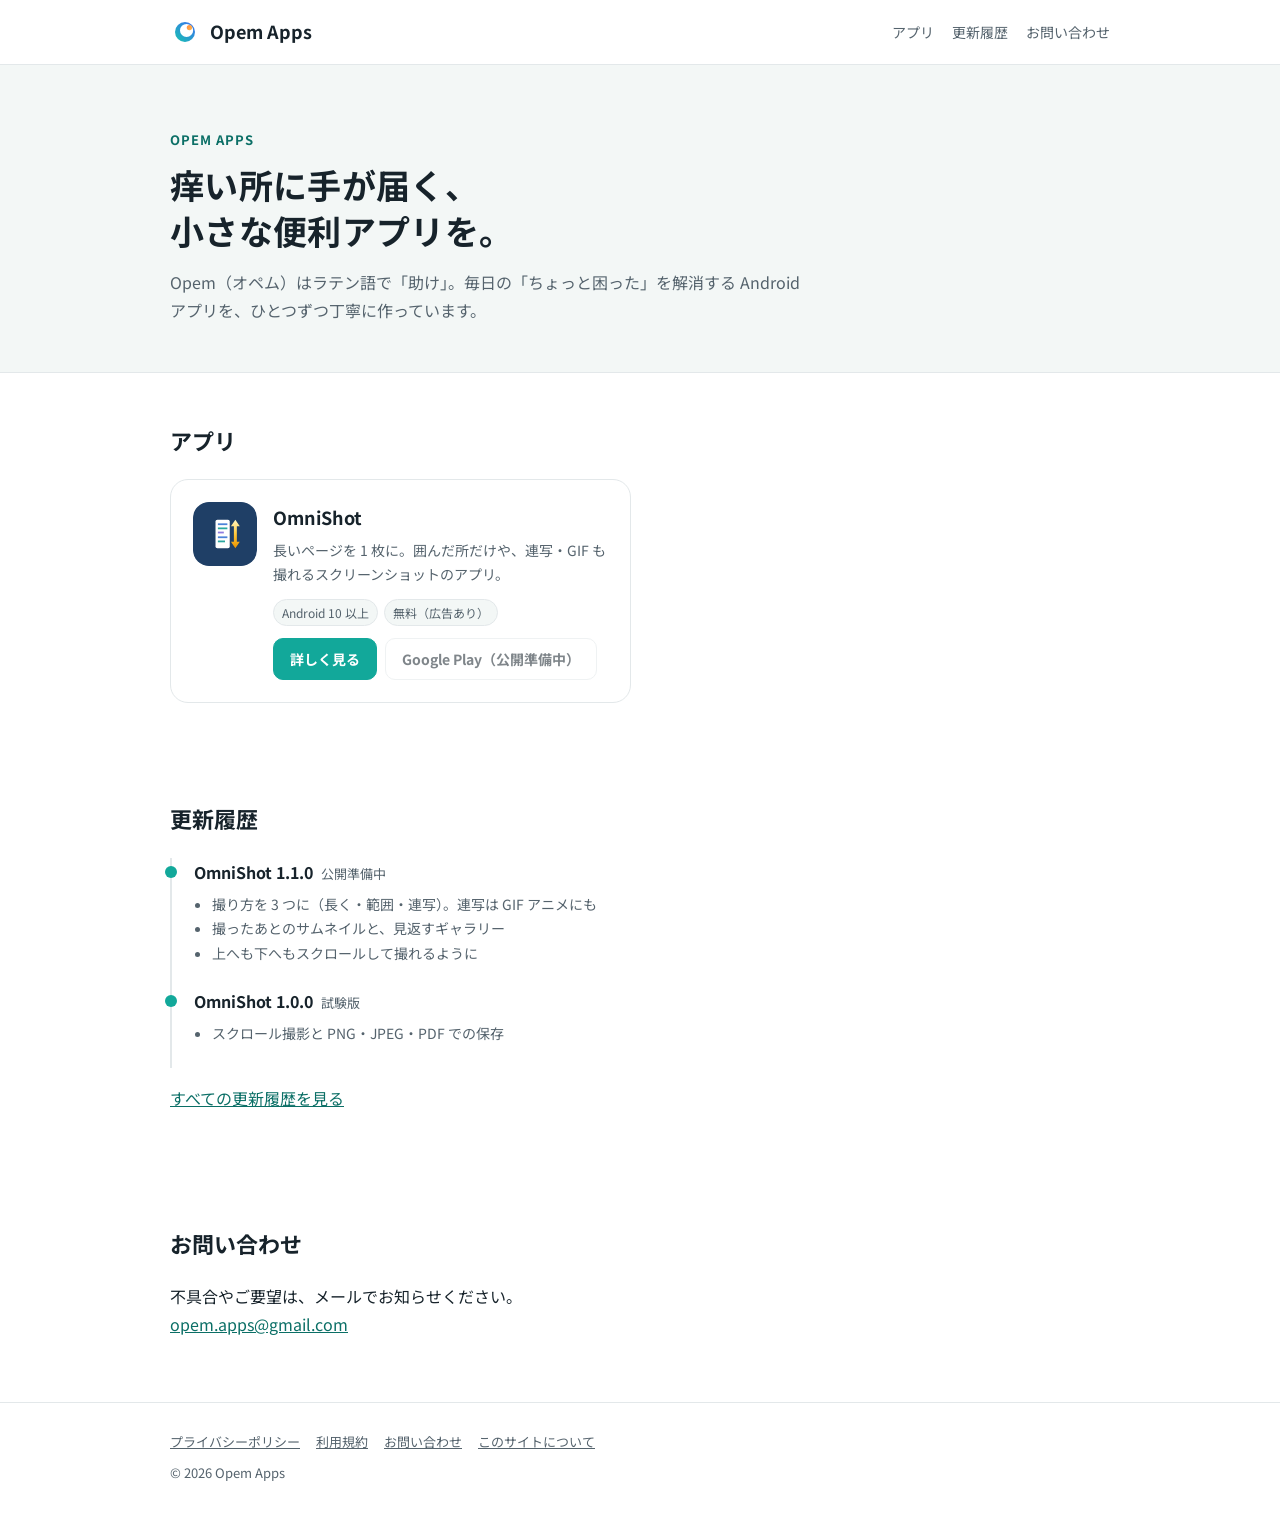
<file: index.html>
<!DOCTYPE html>
<html lang="ja">
<head>
<meta charset="utf-8">
<meta name="viewport" content="width=device-width, initial-scale=1">
<title>Opem Apps</title>
<link rel="canonical" href="https://opem-apps.github.io/">
<meta name="description" content="Opem Apps は、日常の小さな不便を解消する Android アプリを作っています。">
<link rel="preconnect" href="https://fonts.googleapis.com">
<link href="https://fonts.googleapis.com/css2?family=Noto+Sans+JP:wght@400;700&display=swap" rel="stylesheet">
<link rel="stylesheet" href="assets/style.css?v=20261023">
<!-- アクセス解析（Google アナリティクス）。送る情報は「このサイトについて」（site-policy.html）に書いてある -->
<script async src="https://www.googletagmanager.com/gtag/js?id=G-MEK1RSPNRH"></script>
<script>
window.dataLayer = window.dataLayer || [];
function gtag(){dataLayer.push(arguments);}
gtag('js', new Date());
gtag('config', 'G-MEK1RSPNRH', { allow_google_signals: false, allow_ad_personalization_signals: false });
</script>
</head>
<body>
<header class="site">
  <div class="wrap">
    <a class="brand" href="./"><img class="mark" src="assets/opem-mark.svg" alt="">Opem Apps</a>
    <nav class="top"><a href="#apps">アプリ</a><a href="#changelog">更新履歴</a><a href="#contact">お問い合わせ</a></nav>
  </div>
</header>

<div class="hero">
  <div class="wrap">
    <div class="eyebrow">OPEM APPS</div>
    <h1>痒い所に手が届く、<br>小さな便利アプリを。</h1>
    <p>Opem（オペム）はラテン語で「助け」。毎日の「ちょっと困った」を解消する Android アプリを、ひとつずつ丁寧に作っています。</p>
  </div>
</div>

<main class="wrap">
  <section id="apps">
    <h2>アプリ</h2>
    <div class="apps">
      <div class="app-card">
        <img src="assets/icon-omnishot.svg" alt="OmniShot のアイコン">
        <div>
          <h3>OmniShot</h3>
          <p>長いページを 1 枚に。囲んだ所だけや、連写・GIF も撮れるスクリーンショットのアプリ。</p>
          <div class="tags"><span class="tag">Android 10 以上</span><span class="tag">無料（広告あり）</span></div>
          <div class="btns">
            <a class="btn primary" href="apps/omnishot/">詳しく見る</a>
            <a class="btn disabled" href="#">Google Play（公開準備中）</a>
          </div>
        </div>
      </div>
    </div>
  </section>

  <section id="changelog">
    <h2>更新履歴</h2>
    <ul class="log">
      <li><span class="ver">OmniShot 1.1.0</span><span class="date">公開準備中</span>
        <ul><li>撮り方を 3 つに（長く・範囲・連写）。連写は GIF アニメにも</li><li>撮ったあとのサムネイルと、見返すギャラリー</li><li>上へも下へもスクロールして撮れるように</li></ul></li>
      <li><span class="ver">OmniShot 1.0.0</span><span class="date">試験版</span>
        <ul><li>スクロール撮影と PNG・JPEG・PDF での保存</li></ul></li>
    </ul>
    <p><a href="apps/omnishot/#changelog">すべての更新履歴を見る</a></p>
  </section>

  <section id="contact">
    <h2>お問い合わせ</h2>
    <p>不具合やご要望は、メールでお知らせください。<br><a href="mailto:opem.apps@gmail.com">opem.apps@gmail.com</a></p>
  </section>
</main>

<footer class="site">
  <div class="wrap">
    <div class="links"><a href="apps/omnishot/privacy.html">プライバシーポリシー</a><a href="apps/omnishot/terms.html">利用規約</a><a href="mailto:opem.apps@gmail.com">お問い合わせ</a><a href="site-policy.html">このサイトについて</a></div>
    © 2026 Opem Apps
  </div>
</footer>
</body>
</html>
</file>
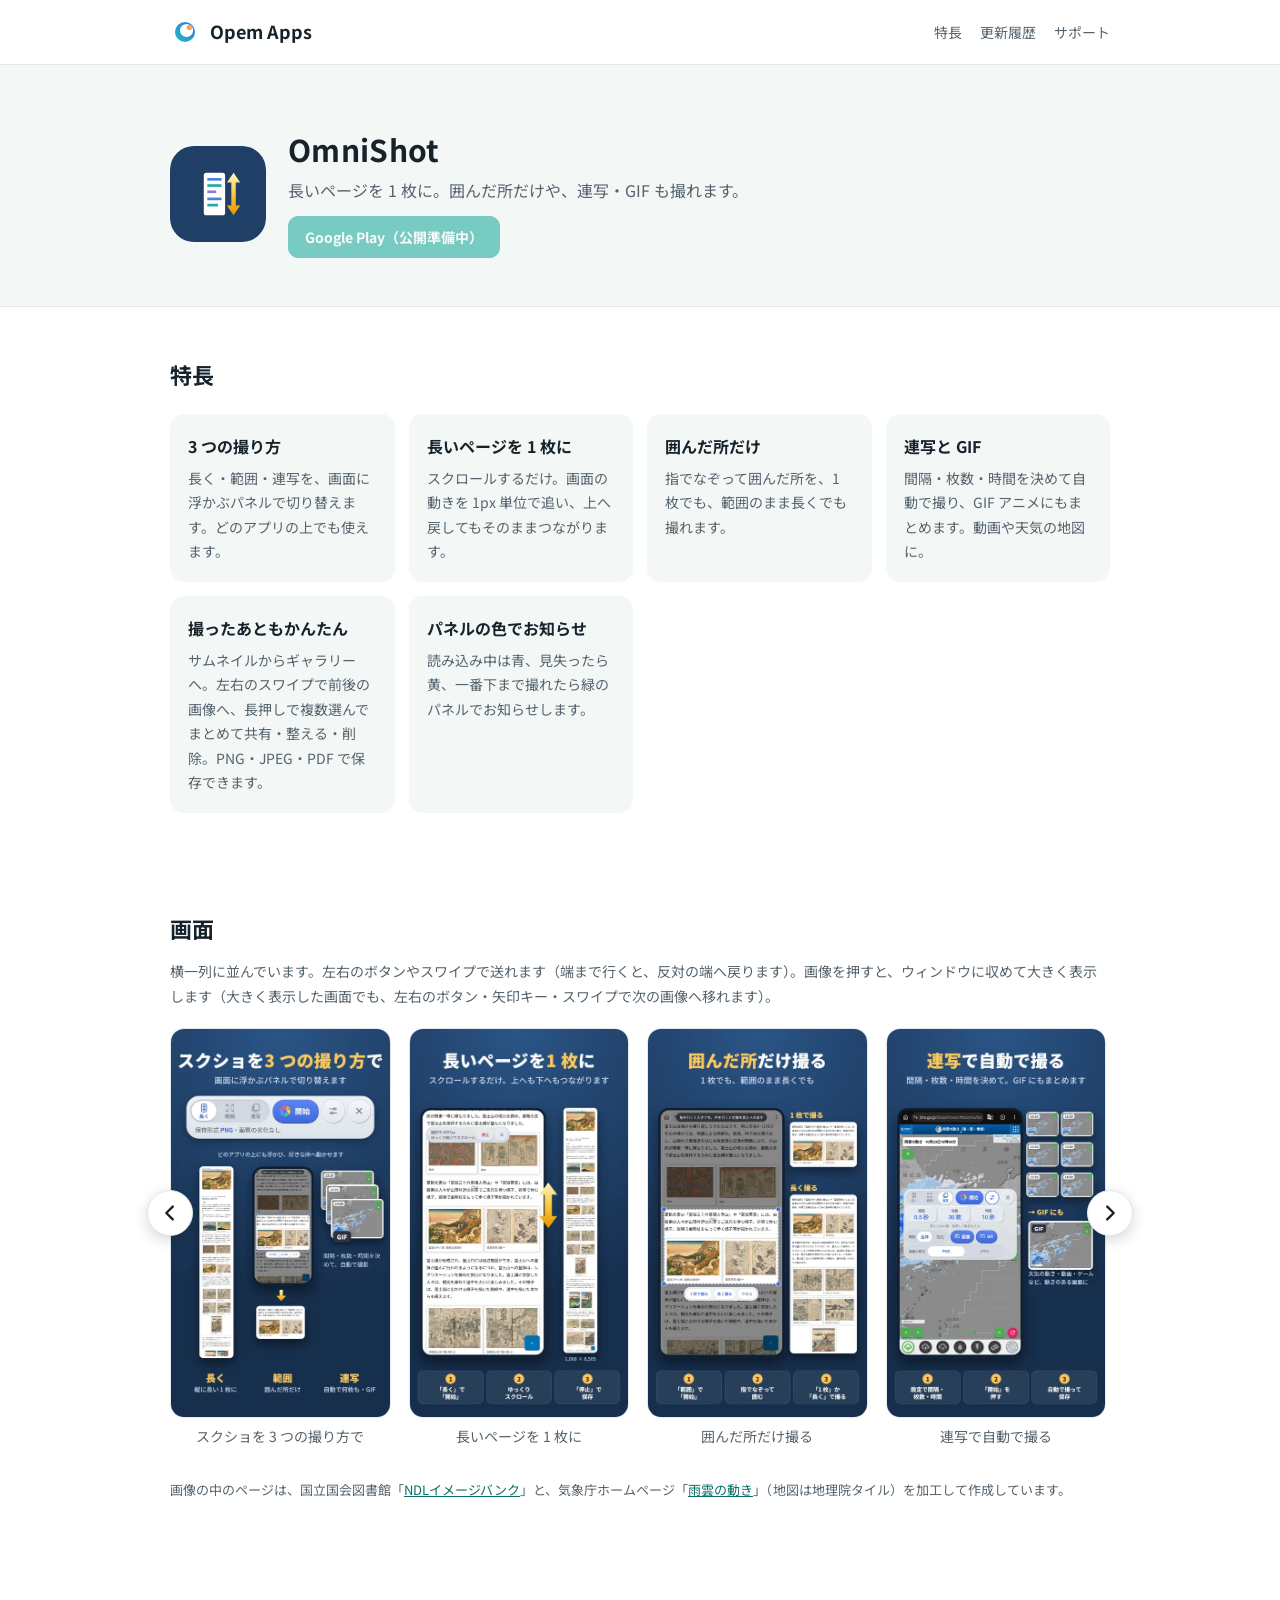
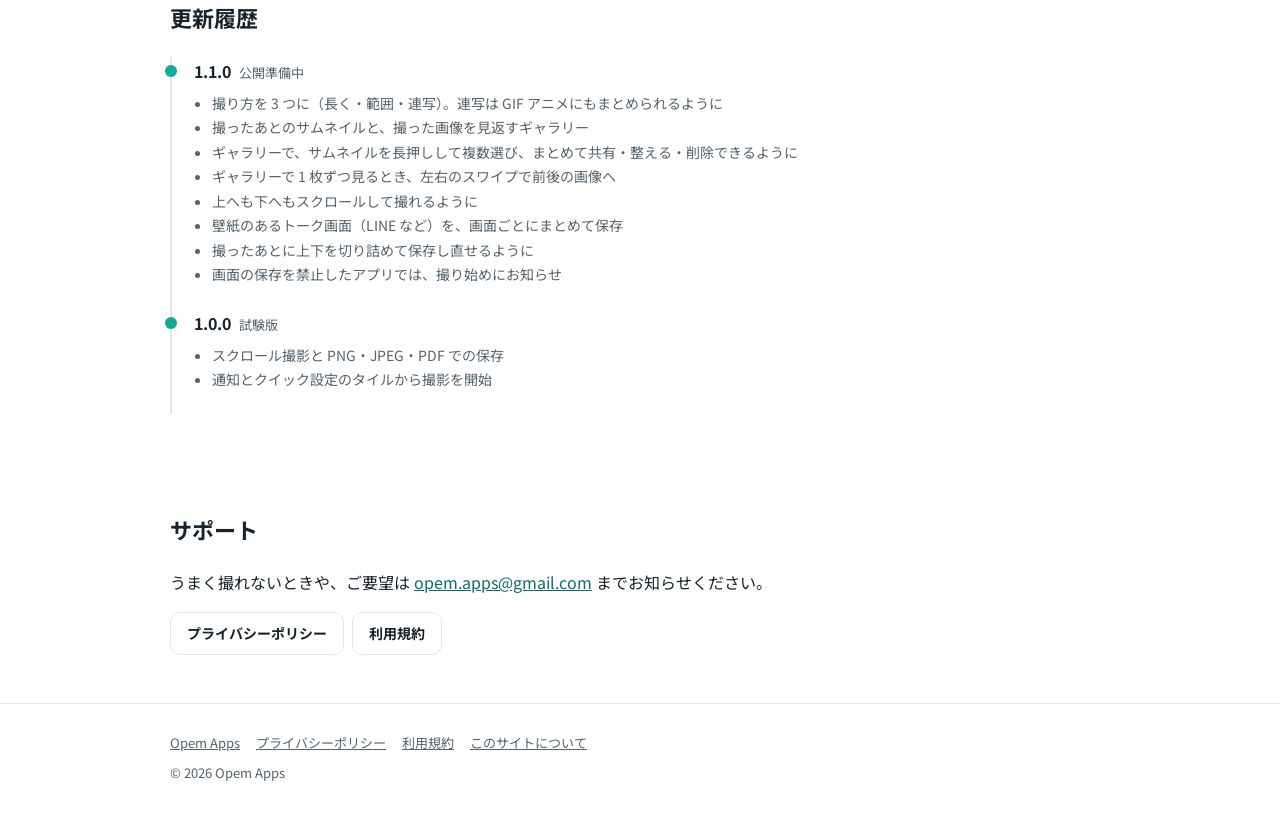
<file: apps/omnishot/index.html>
<!DOCTYPE html>
<html lang="ja">
<head>
<meta charset="utf-8">
<meta name="viewport" content="width=device-width, initial-scale=1">
<title>OmniShot | Opem Apps</title>
<link rel="canonical" href="https://opem-apps.github.io/apps/omnishot/">
<meta name="description" content="長いページを 1 枚に。囲んだ所だけや、連写・GIF も撮れるスクリーンショットのアプリ。上へも下へもつながります。">
<link rel="preconnect" href="https://fonts.googleapis.com">
<link href="https://fonts.googleapis.com/css2?family=Noto+Sans+JP:wght@400;700&display=swap" rel="stylesheet">
<link rel="stylesheet" href="../../assets/style.css?v=20261023">
<!-- アクセス解析（Google アナリティクス）。送る情報は「このサイトについて」（site-policy.html）に書いてある -->
<script async src="https://www.googletagmanager.com/gtag/js?id=G-MEK1RSPNRH"></script>
<script>
window.dataLayer = window.dataLayer || [];
function gtag(){dataLayer.push(arguments);}
gtag('js', new Date());
gtag('config', 'G-MEK1RSPNRH', { allow_google_signals: false, allow_ad_personalization_signals: false });
</script>
</head>
<body>
<header class="site">
  <div class="wrap">
    <a class="brand" href="../../"><img class="mark" src="../../assets/opem-mark.svg" alt="">Opem Apps</a>
    <nav class="top"><a href="#features">特長</a><a href="#changelog">更新履歴</a><a href="#support">サポート</a></nav>
  </div>
</header>

<div class="hero">
  <div class="wrap app-hero">
    <img class="icon" src="../../assets/icon-omnishot.svg" alt="OmniShot のアイコン">
    <div>
      <h1>OmniShot</h1>
      <p>長いページを 1 枚に。囲んだ所だけや、連写・GIF も撮れます。</p>
      <div class="btns" style="margin-top:12px"><a class="btn primary disabled" href="#">Google Play（公開準備中）</a></div>
    </div>
  </div>
</div>

<main class="wrap">
  <section id="features">
    <h2>特長</h2>
    <div class="features">
      <div class="feature"><h3>3 つの撮り方</h3><p>長く・範囲・連写を、画面に浮かぶパネルで切り替えます。どのアプリの上でも使えます。</p></div>
      <div class="feature"><h3>長いページを 1 枚に</h3><p>スクロールするだけ。画面の動きを 1px 単位で追い、上へ戻してもそのままつながります。</p></div>
      <div class="feature"><h3>囲んだ所だけ</h3><p>指でなぞって囲んだ所を、1 枚でも、範囲のまま長くでも撮れます。</p></div>
      <div class="feature"><h3>連写と GIF</h3><p>間隔・枚数・時間を決めて自動で撮り、GIF アニメにもまとめます。動画や天気の地図に。</p></div>
      <div class="feature"><h3>撮ったあともかんたん</h3><p>サムネイルからギャラリーへ。左右のスワイプで前後の画像へ、長押しで複数選んでまとめて共有・整える・削除。PNG・JPEG・PDF で保存できます。</p></div>
      <div class="feature"><h3>パネルの色でお知らせ</h3><p>読み込み中は青、見失ったら黄、一番下まで撮れたら緑のパネルでお知らせします。</p></div>
    </div>
  </section>

  <section id="screens">
    <h2>画面</h2>
    <p class="note">横一列に並んでいます。左右のボタンやスワイプで送れます（端まで行くと、反対の端へ戻ります）。画像を押すと、ウィンドウに収めて大きく表示します（大きく表示した画面でも、左右のボタン・矢印キー・スワイプで次の画像へ移れます）。</p>
    <div class="row">
    <button class="btn-round prev" type="button" aria-label="前の画像へ送る"><svg viewBox="0 0 24 24" aria-hidden="true"><path d="M15 5l-7 7 7 7" fill="none" stroke="currentColor" stroke-width="2.6" stroke-linecap="round" stroke-linejoin="round"/></svg></button>
    <div class="gallery" tabindex="0" aria-label="画面の画像（横に送れます）">
      <figure>
        <button class="shot" type="button" data-full="../../assets/screens/store-1.webp?v=20261023">
          <img src="../../assets/screens/store-1-thumb.webp?v=20261023" width="480" height="853" loading="lazy" alt="スクショを 3 つの撮り方で。画面に浮かぶパネルで、長く・範囲・連写の 3 つの撮り方を切り替えられます">
        </button>
        <figcaption>スクショを 3 つの撮り方で</figcaption>
      </figure>
      <figure>
        <button class="shot" type="button" data-full="../../assets/screens/store-2.webp?v=20261023">
          <img src="../../assets/screens/store-2-thumb.webp?v=20261023" width="480" height="853" loading="lazy" alt="長いページを 1 枚に。スクロールするだけで、長いページが上へも下へもつながって 1 枚の画像になります">
        </button>
        <figcaption>長いページを 1 枚に</figcaption>
      </figure>
      <figure>
        <button class="shot" type="button" data-full="../../assets/screens/store-3.webp?v=20261023">
          <img src="../../assets/screens/store-3-thumb.webp?v=20261023" width="480" height="853" loading="lazy" alt="囲んだ所だけ撮る。指でなぞって囲んだ所だけを、1 枚でも、範囲のまま長くでも撮れます">
        </button>
        <figcaption>囲んだ所だけ撮る</figcaption>
      </figure>
      <figure>
        <button class="shot" type="button" data-full="../../assets/screens/store-4.webp?v=20261023">
          <img src="../../assets/screens/store-4-thumb.webp?v=20261023" width="480" height="853" loading="lazy" alt="連写で自動で撮る。間隔・枚数・時間を決めて自動で撮り、GIF にもまとめられます">
        </button>
        <figcaption>連写で自動で撮る</figcaption>
      </figure>
      <figure>
        <button class="shot" type="button" data-full="../../assets/screens/store-5.webp?v=20261023">
          <img src="../../assets/screens/store-5-thumb.webp?v=20261023" width="480" height="853" loading="lazy" alt="撮ったらすぐ確認。撮った直後に左下にサムネイルが出て、押すとギャラリーで見返せます">
        </button>
        <figcaption>撮ったらすぐ確認</figcaption>
      </figure>
      <figure>
        <button class="shot" type="button" data-full="../../assets/screens/store-6.webp?v=20261023">
          <img src="../../assets/screens/store-6-thumb.webp?v=20261023" width="480" height="853" loading="lazy" alt="いらない所は切り詰め。線に合わせて上下のいらない所を切り、PNG・JPEG・PDF で保存し直せます">
        </button>
        <figcaption>いらない所は切り詰め</figcaption>
      </figure>
      <figure>
        <button class="shot" type="button" data-full="../../assets/screens/store-7.webp?v=20261023">
          <img src="../../assets/screens/store-7-thumb.webp?v=20261023" width="480" height="853" loading="lazy" alt="パネルの色でお知らせ。撮っている間、パネルの色で次にすることをお知らせします">
        </button>
        <figcaption>パネルの色でお知らせ</figcaption>
      </figure>
      <figure>
        <button class="shot" type="button" data-full="../../assets/screens/store-8.webp?v=20261023">
          <img src="../../assets/screens/store-8-thumb.webp?v=20261023" width="480" height="853" loading="lazy" alt="パネルは思いのまま。パネルは好きな所へ動かせて、大きさやテーマも変えられます">
        </button>
        <figcaption>パネルは思いのまま</figcaption>
      </figure>
    </div>
    <button class="btn-round next" type="button" aria-label="次の画像へ送る"><svg viewBox="0 0 24 24" aria-hidden="true"><path d="M9 5l7 7-7 7" fill="none" stroke="currentColor" stroke-width="2.6" stroke-linecap="round" stroke-linejoin="round"/></svg></button>
    </div>
    <p class="credit">画像の中のページは、国立国会図書館「<a href="https://www.ndl.go.jp/imagebank">NDLイメージバンク</a>」と、気象庁ホームページ「<a href="https://www.jma.go.jp/bosai/nowc/">雨雲の動き</a>」（地図は地理院タイル）を加工して作成しています。</p>
  </section>

  <section id="changelog">
    <h2>更新履歴</h2>
    <ul class="log">
      <li><span class="ver">1.1.0</span><span class="date">公開準備中</span>
        <ul><li>撮り方を 3 つに（長く・範囲・連写）。連写は GIF アニメにもまとめられるように</li><li>撮ったあとのサムネイルと、撮った画像を見返すギャラリー</li><li>ギャラリーで、サムネイルを長押しして複数選び、まとめて共有・整える・削除できるように</li><li>ギャラリーで 1 枚ずつ見るとき、左右のスワイプで前後の画像へ</li><li>上へも下へもスクロールして撮れるように</li><li>壁紙のあるトーク画面（LINE など）を、画面ごとにまとめて保存</li><li>撮ったあとに上下を切り詰めて保存し直せるように</li><li>画面の保存を禁止したアプリでは、撮り始めにお知らせ</li></ul></li>
      <li><span class="ver">1.0.0</span><span class="date">試験版</span>
        <ul><li>スクロール撮影と PNG・JPEG・PDF での保存</li><li>通知とクイック設定のタイルから撮影を開始</li></ul></li>
    </ul>
  </section>

  <section id="support">
    <h2>サポート</h2>
    <p>うまく撮れないときや、ご要望は <a href="mailto:opem.apps@gmail.com">opem.apps@gmail.com</a> までお知らせください。</p>
    <div class="btns"><a class="btn" href="privacy.html">プライバシーポリシー</a><a class="btn" href="terms.html">利用規約</a></div>
  </section>
</main>

<footer class="site">
  <div class="wrap">
    <div class="links"><a href="../../">Opem Apps</a><a href="privacy.html">プライバシーポリシー</a><a href="terms.html">利用規約</a><a href="../../site-policy.html">このサイトについて</a></div>
    © 2026 Opem Apps
  </div>
</footer>

<div class="lightbox" id="lightbox" role="dialog" aria-modal="true" aria-label="画像の拡大表示" hidden>
  <figure class="stage">
    <img alt="">
    <figcaption aria-live="polite"><span class="count"></span><span class="cap"></span></figcaption>
  </figure>
  <button class="btn-round prev" type="button" aria-label="前の画像"><svg viewBox="0 0 24 24" aria-hidden="true"><path d="M15 5l-7 7 7 7" fill="none" stroke="currentColor" stroke-width="2.6" stroke-linecap="round" stroke-linejoin="round"/></svg></button>
  <button class="btn-round next" type="button" aria-label="次の画像"><svg viewBox="0 0 24 24" aria-hidden="true"><path d="M9 5l7 7-7 7" fill="none" stroke="currentColor" stroke-width="2.6" stroke-linecap="round" stroke-linejoin="round"/></svg></button>
  <button class="btn-round close" type="button" aria-label="閉じる"><svg viewBox="0 0 24 24" aria-hidden="true"><path d="M6 6l12 12M18 6L6 18" fill="none" stroke="currentColor" stroke-width="2.6" stroke-linecap="round"/></svg></button>
</div>
<script>
// 画面の画像の横一列: 左右のボタンで、見えている枚数ぶん送る。ボタンはいつも両方出し、端まで来たら反対の端へ回る
(function () {
  var row = document.querySelector('.row');
  if (!row) return;
  var list = row.querySelector('.gallery');
  var prev = row.querySelector('.prev');
  var next = row.querySelector('.next');
  var calm = window.matchMedia('(prefers-reduced-motion: reduce)');
  function step() {
    var fig = list.querySelector('figure');
    var gap = parseFloat(getComputedStyle(list).columnGap) || 0;
    var one = fig.getBoundingClientRect().width + gap;
    return Math.max(1, Math.floor((list.clientWidth + gap) / one)) * one;
  }
  function go(dir) {
    var max = list.scrollWidth - list.clientWidth;
    var behavior = calm.matches ? 'auto' : 'smooth';
    if (dir > 0 && list.scrollLeft >= max - 2) list.scrollTo({ left: 0, behavior: behavior });
    else if (dir < 0 && list.scrollLeft <= 2) list.scrollTo({ left: max, behavior: behavior });
    else list.scrollBy({ left: dir * step(), behavior: behavior });
  }
  prev.addEventListener('click', function () { go(-1); });
  next.addEventListener('click', function () { go(1); });
})();

// 画面の画像を押すと、ウィンドウに収めて大きく表示する。‹ ›・矢印キー・横のスワイプで前後の画像へ（端まで行くと反対の端へ）。
// ×・背景・Esc で閉じる。先に一覧の縮小版を出し、大きい画像が届いたら差し替える
(function () {
  var box = document.getElementById('lightbox');
  var stage = box.querySelector('.stage');
  var img = box.querySelector('img');
  var count = box.querySelector('.count');
  var cap = box.querySelector('.cap');
  var prevBtn = box.querySelector('.prev');
  var nextBtn = box.querySelector('.next');
  var closeBtn = box.querySelector('.close');
  var shots = [].slice.call(document.querySelectorAll('.shot'));
  var items = shots.map(function (btn) {
    var thumb = btn.querySelector('img');
    var fig = btn.closest('figure');
    var fc = fig && fig.querySelector('figcaption');
    return { full: btn.getAttribute('data-full'), thumb: thumb, alt: thumb.alt, cap: fc ? fc.textContent : '' };
  });
  var current = -1;
  var opener = null;
  var loaded = {};

  function preload(i) {
    var src = items[i].full;
    if (loaded[src]) return;
    var pre = new Image();
    pre.onload = function () {
      loaded[src] = true;
      if (current === i) img.src = src;
    };
    pre.src = src;
  }
  function show(i) {
    var n = items.length;
    current = (i + n) % n;
    var it = items[current];
    // 大きい画像がまだなら縮小版を先に出す（同じ縦横比なので大きさは変わらない）
    img.src = loaded[it.full] ? it.full : (it.thumb.currentSrc || it.thumb.src);
    img.alt = it.alt;
    count.textContent = (current + 1) + ' / ' + n;
    cap.textContent = it.cap;
    preload(current);
    preload((current + 1) % n);
    preload((current - 1 + n) % n);
  }
  function open(i) {
    opener = shots[i];
    box.hidden = false;
    document.documentElement.classList.add('noscroll');
    show(i);
    nextBtn.focus();
  }
  function close() {
    box.hidden = true;
    current = -1;
    img.removeAttribute('src');
    document.documentElement.classList.remove('noscroll');
    if (opener) opener.focus();
  }
  shots.forEach(function (btn, i) {
    btn.addEventListener('click', function () { open(i); });
  });
  prevBtn.addEventListener('click', function () { show(current - 1); });
  nextBtn.addEventListener('click', function () { show(current + 1); });
  closeBtn.addEventListener('click', close);
  box.addEventListener('click', function (e) {
    if (e.target === box || e.target === stage) close();
  });
  document.addEventListener('keydown', function (e) {
    if (box.hidden) return;
    if (e.key === 'Escape') close();
    else if (e.key === 'ArrowRight') { e.preventDefault(); show(current + 1); }
    else if (e.key === 'ArrowLeft') { e.preventDefault(); show(current - 1); }
    else if (e.key === 'Tab') {
      // 開いている間は、フォーカスを 3 つのボタンの中で回す
      var order = [prevBtn, nextBtn, closeBtn];
      var k = order.indexOf(document.activeElement);
      e.preventDefault();
      order[(k + (e.shiftKey ? order.length - 1 : 1) + order.length) % order.length].focus();
    }
  });
  // スマホ: 横にはじくと前後の画像へ
  var sx = 0, sy = 0, touching = false;
  box.addEventListener('touchstart', function (e) {
    if (e.touches.length !== 1) { touching = false; return; }
    touching = true;
    sx = e.touches[0].clientX;
    sy = e.touches[0].clientY;
  }, { passive: true });
  box.addEventListener('touchend', function (e) {
    if (!touching) return;
    touching = false;
    var dx = e.changedTouches[0].clientX - sx;
    var dy = e.changedTouches[0].clientY - sy;
    if (Math.abs(dx) > 50 && Math.abs(dx) > Math.abs(dy) * 1.5) show(current + (dx < 0 ? 1 : -1));
  });
})();
</script>
</body>
</html>
</file>
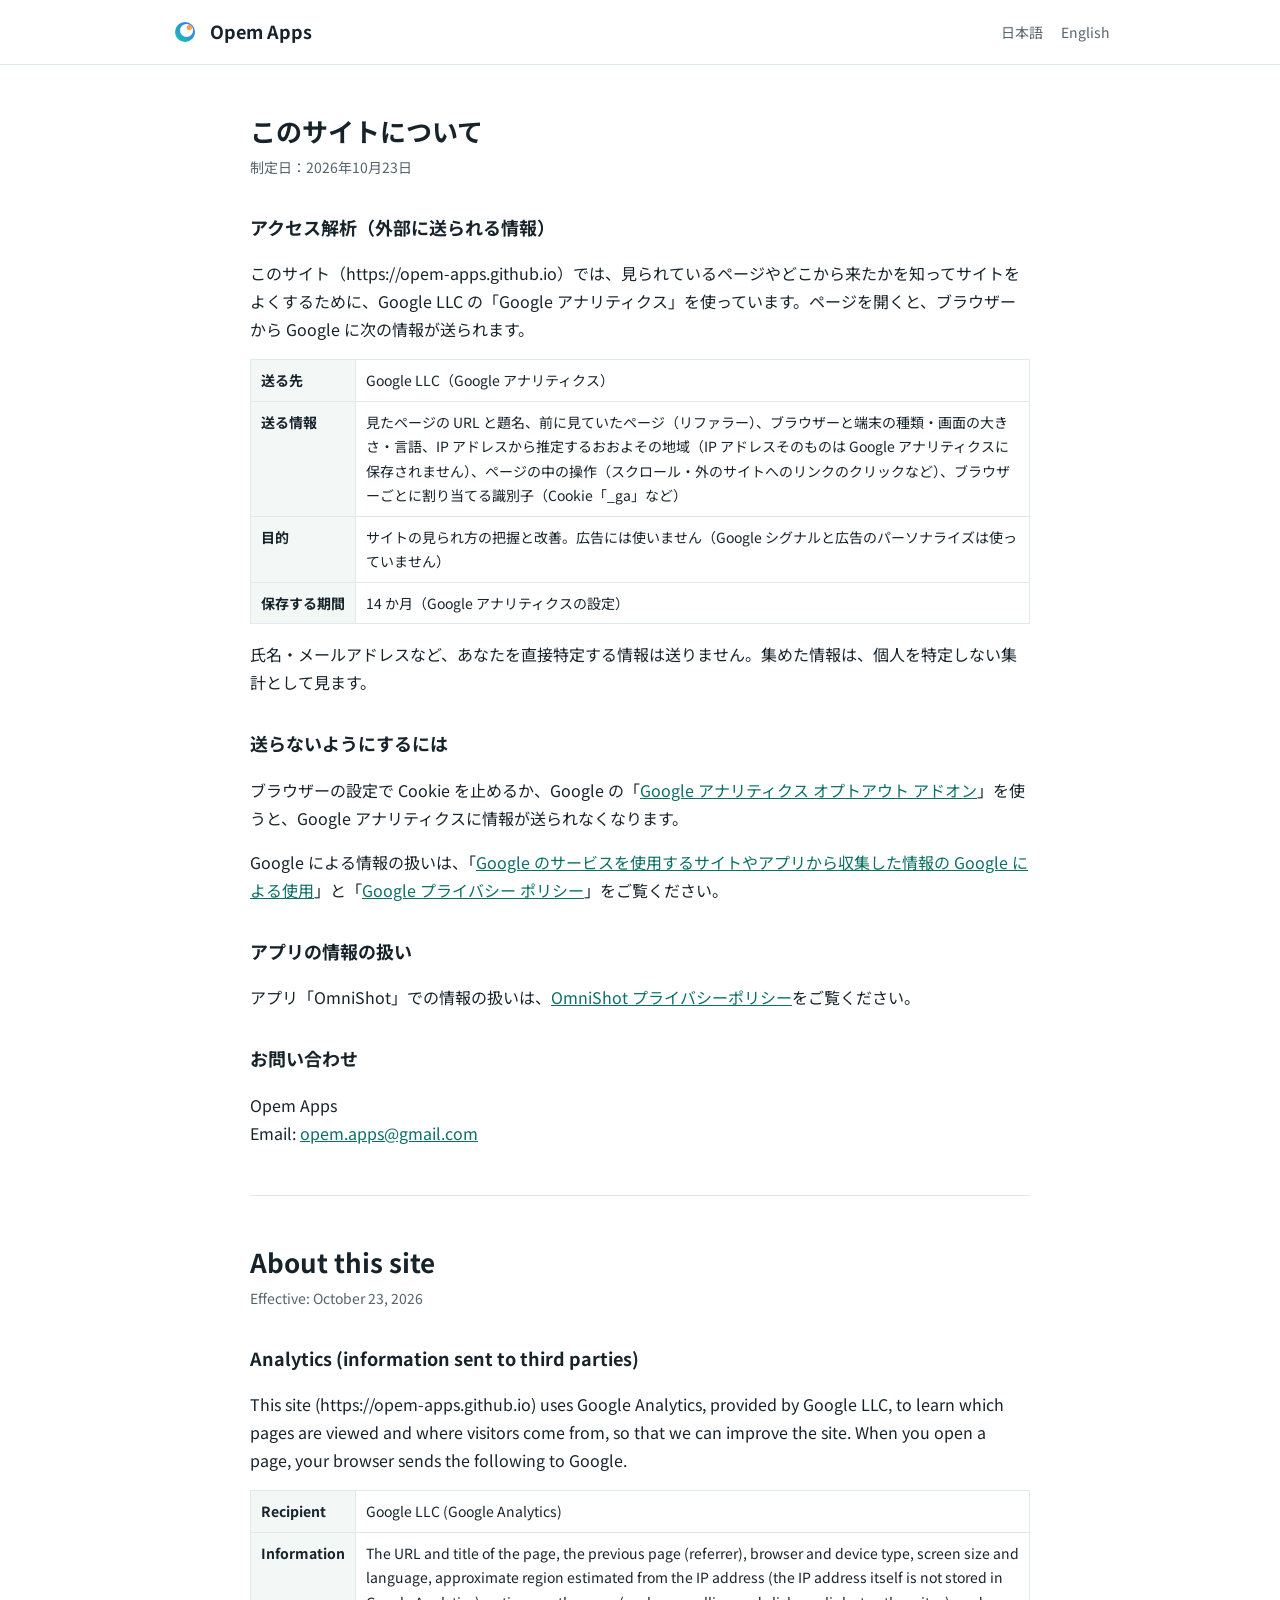
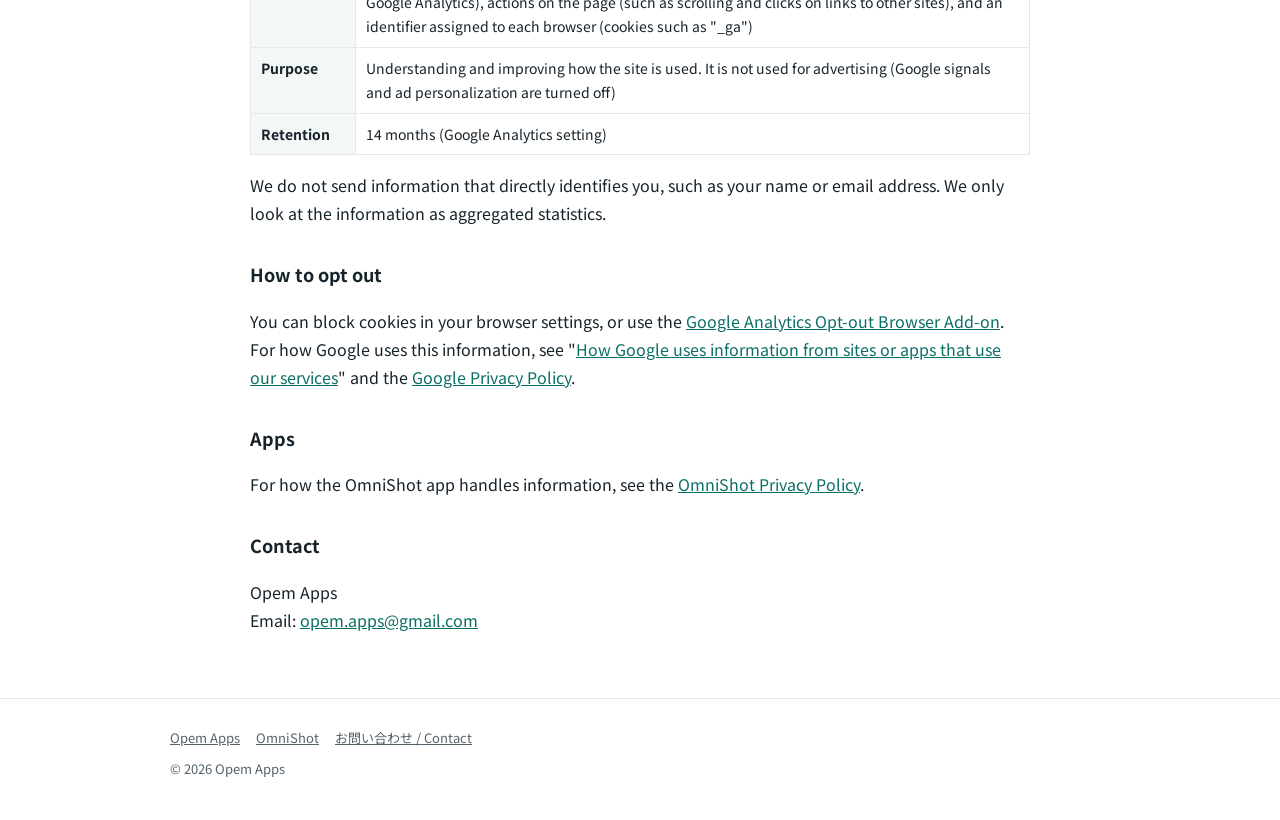
<file: site-policy.html>
<!DOCTYPE html>
<html lang="ja">
<head>
<meta charset="utf-8">
<meta name="viewport" content="width=device-width, initial-scale=1">
<title>このサイトについて | Opem Apps</title>
<link rel="canonical" href="https://opem-apps.github.io/site-policy.html">
<meta name="description" content="Opem Apps のサイトで使っているアクセス解析（Google アナリティクス）と、外部に送られる情報について">
<link rel="preconnect" href="https://fonts.googleapis.com">
<link href="https://fonts.googleapis.com/css2?family=Noto+Sans+JP:wght@400;700&display=swap" rel="stylesheet">
<link rel="stylesheet" href="assets/style.css?v=20261023">
<!-- アクセス解析（Google アナリティクス）。送る情報は「このサイトについて」（site-policy.html）に書いてある -->
<script async src="https://www.googletagmanager.com/gtag/js?id=G-MEK1RSPNRH"></script>
<script>
window.dataLayer = window.dataLayer || [];
function gtag(){dataLayer.push(arguments);}
gtag('js', new Date());
gtag('config', 'G-MEK1RSPNRH', { allow_google_signals: false, allow_ad_personalization_signals: false });
</script>
</head>
<body>
<header class="site">
  <div class="wrap">
    <a class="brand" href="./"><img class="mark" src="assets/opem-mark.svg" alt="">Opem Apps</a>
    <nav class="top"><a href="#ja">日本語</a><a href="#en">English</a></nav>
  </div>
</header>

<main class="wrap policy">
<article id="ja" lang="ja">
  <h1>このサイトについて</h1>
  <p class="dates">制定日：2026年10月23日</p>

  <h2>アクセス解析（外部に送られる情報）</h2>
  <p>このサイト（https://opem-apps.github.io）では、見られているページやどこから来たかを知ってサイトをよくするために、Google LLC の「Google アナリティクス」を使っています。ページを開くと、ブラウザーから Google に次の情報が送られます。</p>
  <div class="table">
  <table class="kv">
    <tbody>
      <tr><th>送る先</th><td>Google LLC（Google アナリティクス）</td></tr>
      <tr><th>送る情報</th><td>見たページの URL と題名、前に見ていたページ（リファラー）、ブラウザーと端末の種類・画面の大きさ・言語、IP アドレスから推定するおおよその地域（IP アドレスそのものは Google アナリティクスに保存されません）、ページの中の操作（スクロール・外のサイトへのリンクのクリックなど）、ブラウザーごとに割り当てる識別子（Cookie「_ga」など）</td></tr>
      <tr><th>目的</th><td>サイトの見られ方の把握と改善。広告には使いません（Google シグナルと広告のパーソナライズは使っていません）</td></tr>
      <tr><th>保存する期間</th><td>14 か月（Google アナリティクスの設定）</td></tr>
    </tbody>
  </table>
  </div>
  <p>氏名・メールアドレスなど、あなたを直接特定する情報は送りません。集めた情報は、個人を特定しない集計として見ます。</p>

  <h2>送らないようにするには</h2>
  <p>ブラウザーの設定で Cookie を止めるか、Google の「<a href="https://tools.google.com/dlpage/gaoptout?hl=ja">Google アナリティクス オプトアウト アドオン</a>」を使うと、Google アナリティクスに情報が送られなくなります。</p>
  <p>Google による情報の扱いは、「<a href="https://policies.google.com/technologies/partner-sites?hl=ja">Google のサービスを使用するサイトやアプリから収集した情報の Google による使用</a>」と「<a href="https://policies.google.com/privacy?hl=ja">Google プライバシー ポリシー</a>」をご覧ください。</p>

  <h2>アプリの情報の扱い</h2>
  <p>アプリ「OmniShot」での情報の扱いは、<a href="apps/omnishot/privacy.html">OmniShot プライバシーポリシー</a>をご覧ください。</p>

  <h2>お問い合わせ</h2>
  <p>Opem Apps<br>Email: <a href="mailto:opem.apps@gmail.com">opem.apps@gmail.com</a></p>
</article>

<article id="en" lang="en">
  <h1>About this site</h1>
  <p class="dates">Effective: October 23, 2026</p>

  <h2>Analytics (information sent to third parties)</h2>
  <p>This site (https://opem-apps.github.io) uses Google Analytics, provided by Google LLC, to learn which pages are viewed and where visitors come from, so that we can improve the site. When you open a page, your browser sends the following to Google.</p>
  <div class="table">
  <table class="kv">
    <tbody>
      <tr><th>Recipient</th><td>Google LLC (Google Analytics)</td></tr>
      <tr><th>Information</th><td>The URL and title of the page, the previous page (referrer), browser and device type, screen size and language, approximate region estimated from the IP address (the IP address itself is not stored in Google Analytics), actions on the page (such as scrolling and clicks on links to other sites), and an identifier assigned to each browser (cookies such as "_ga")</td></tr>
      <tr><th>Purpose</th><td>Understanding and improving how the site is used. It is not used for advertising (Google signals and ad personalization are turned off)</td></tr>
      <tr><th>Retention</th><td>14 months (Google Analytics setting)</td></tr>
    </tbody>
  </table>
  </div>
  <p>We do not send information that directly identifies you, such as your name or email address. We only look at the information as aggregated statistics.</p>

  <h2>How to opt out</h2>
  <p>You can block cookies in your browser settings, or use the <a href="https://tools.google.com/dlpage/gaoptout">Google Analytics Opt-out Browser Add-on</a>. For how Google uses this information, see "<a href="https://policies.google.com/technologies/partner-sites">How Google uses information from sites or apps that use our services</a>" and the <a href="https://policies.google.com/privacy">Google Privacy Policy</a>.</p>

  <h2>Apps</h2>
  <p>For how the OmniShot app handles information, see the <a href="apps/omnishot/privacy.html#en">OmniShot Privacy Policy</a>.</p>

  <h2>Contact</h2>
  <p>Opem Apps<br>Email: <a href="mailto:opem.apps@gmail.com">opem.apps@gmail.com</a></p>
</article>
</main>

<footer class="site">
  <div class="wrap">
    <div class="links"><a href="./">Opem Apps</a><a href="apps/omnishot/">OmniShot</a><a href="mailto:opem.apps@gmail.com">お問い合わせ / Contact</a></div>
    © 2026 Opem Apps
  </div>
</footer>
</body>
</html>
</file>
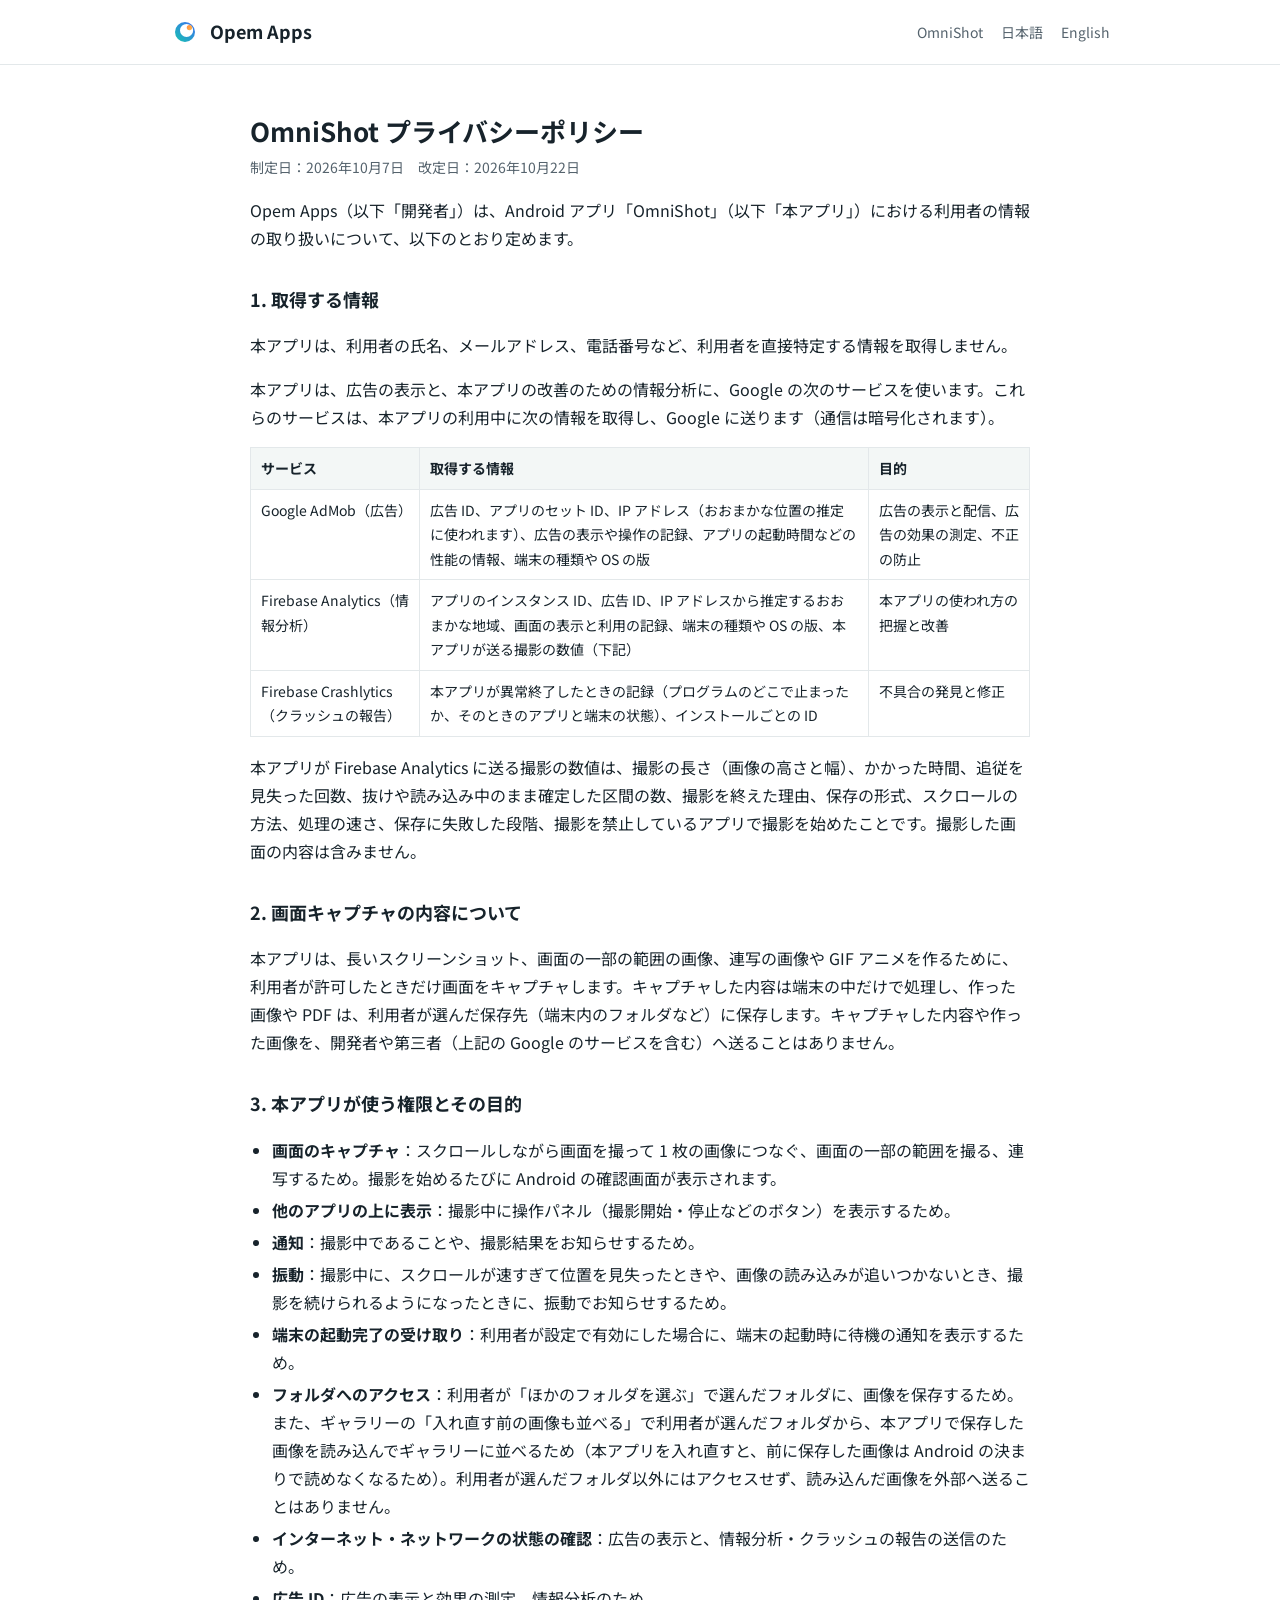
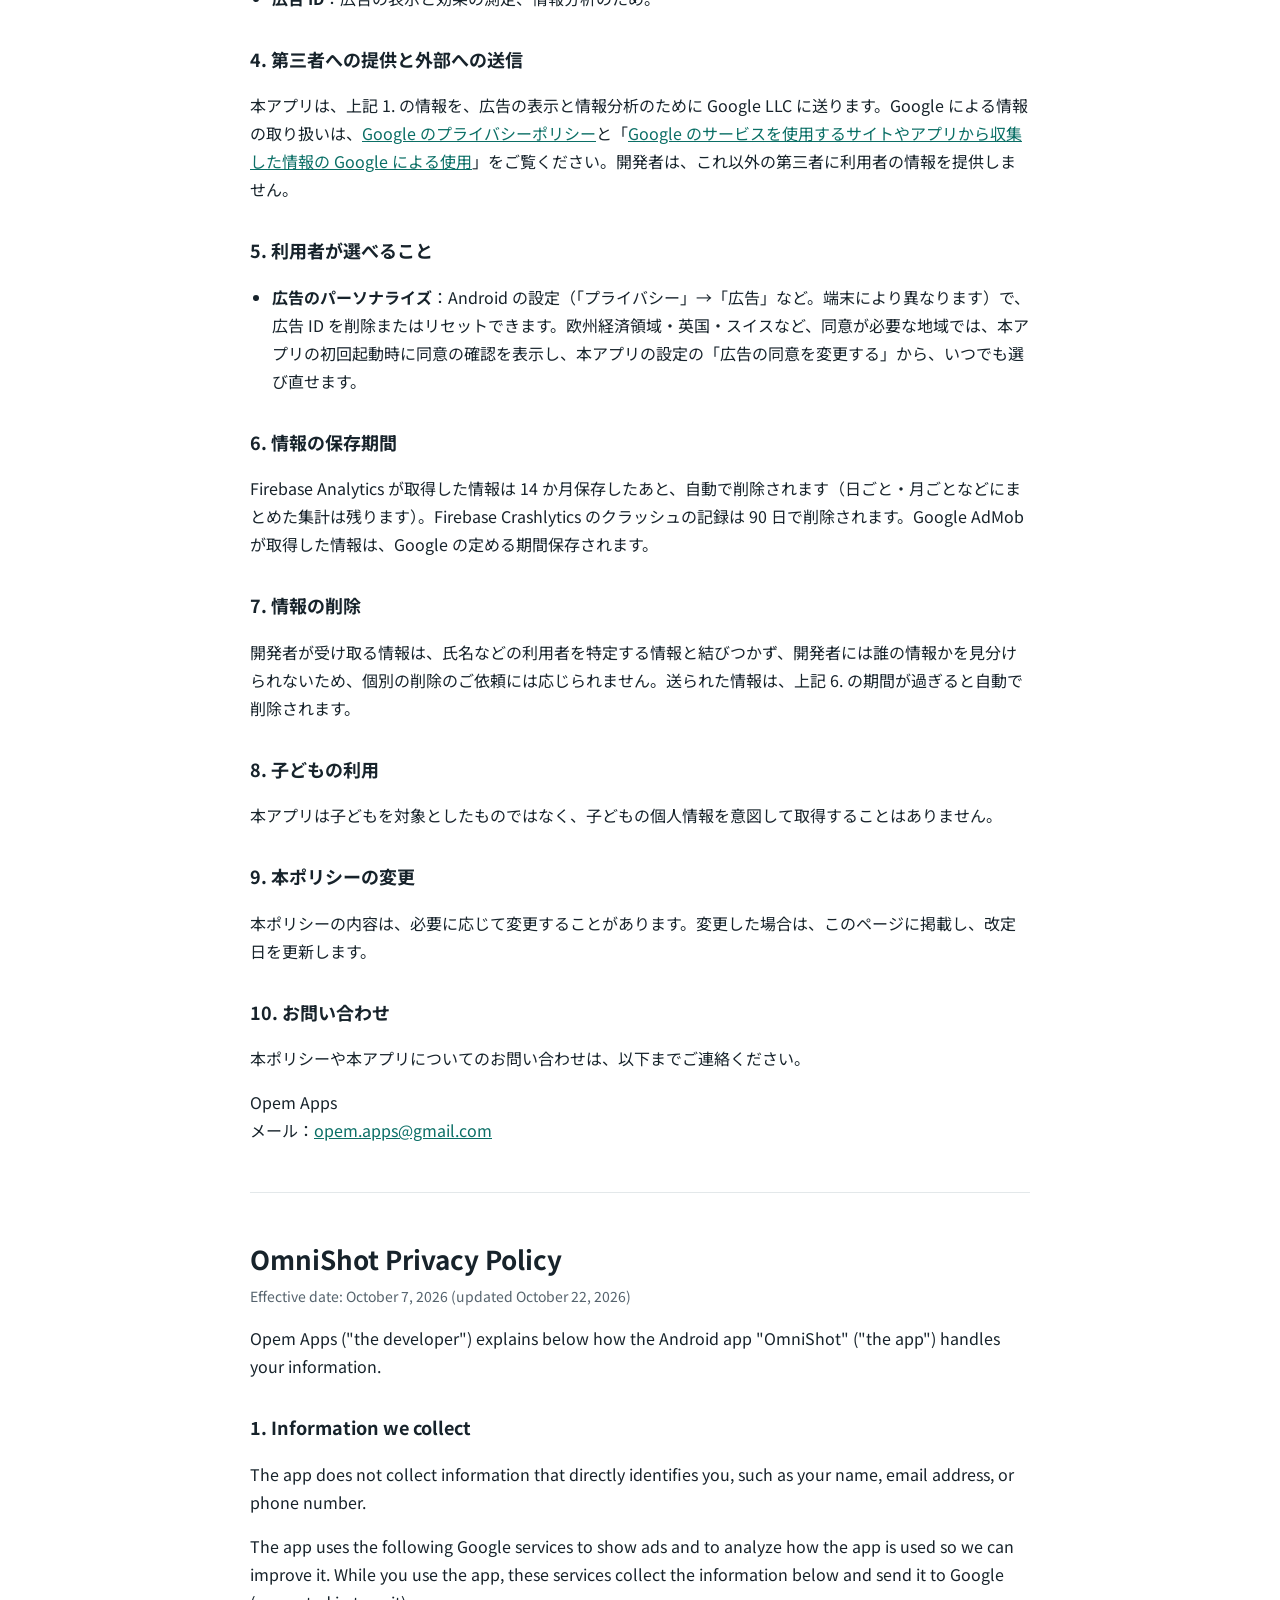
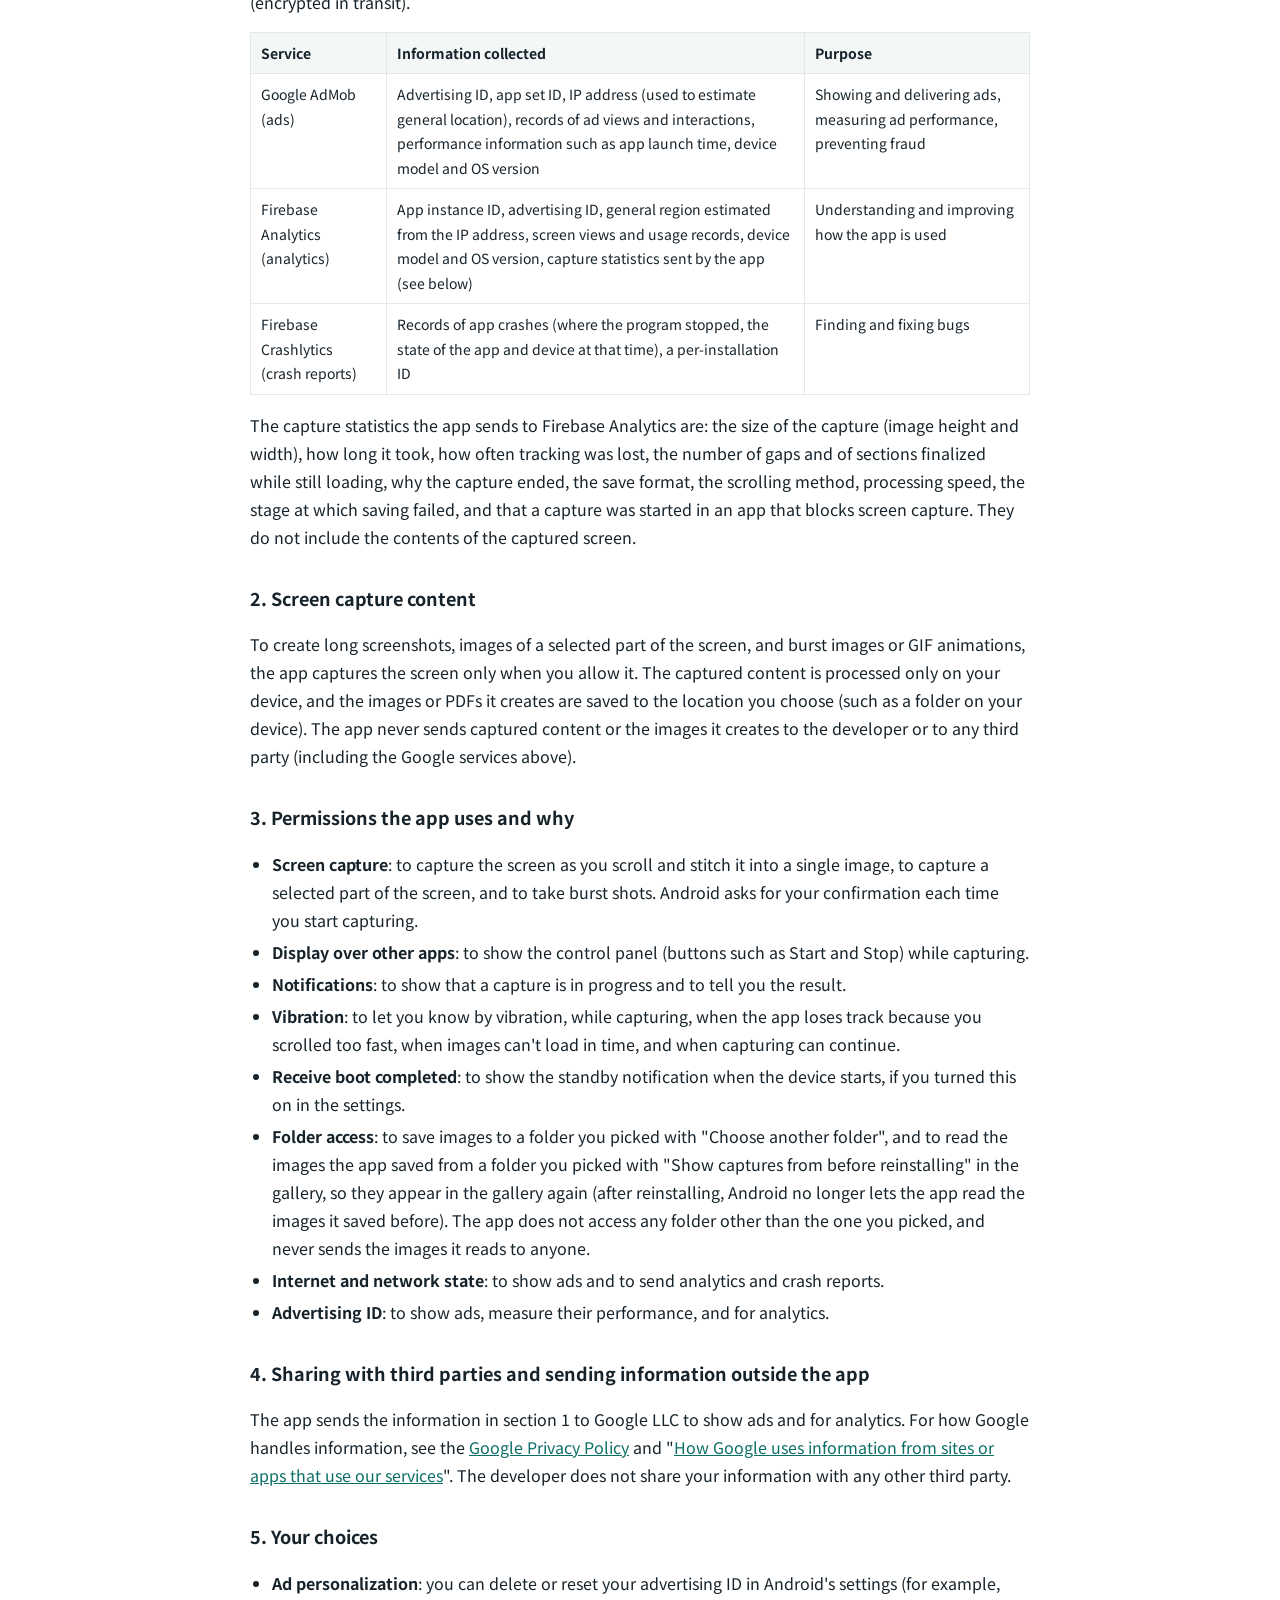
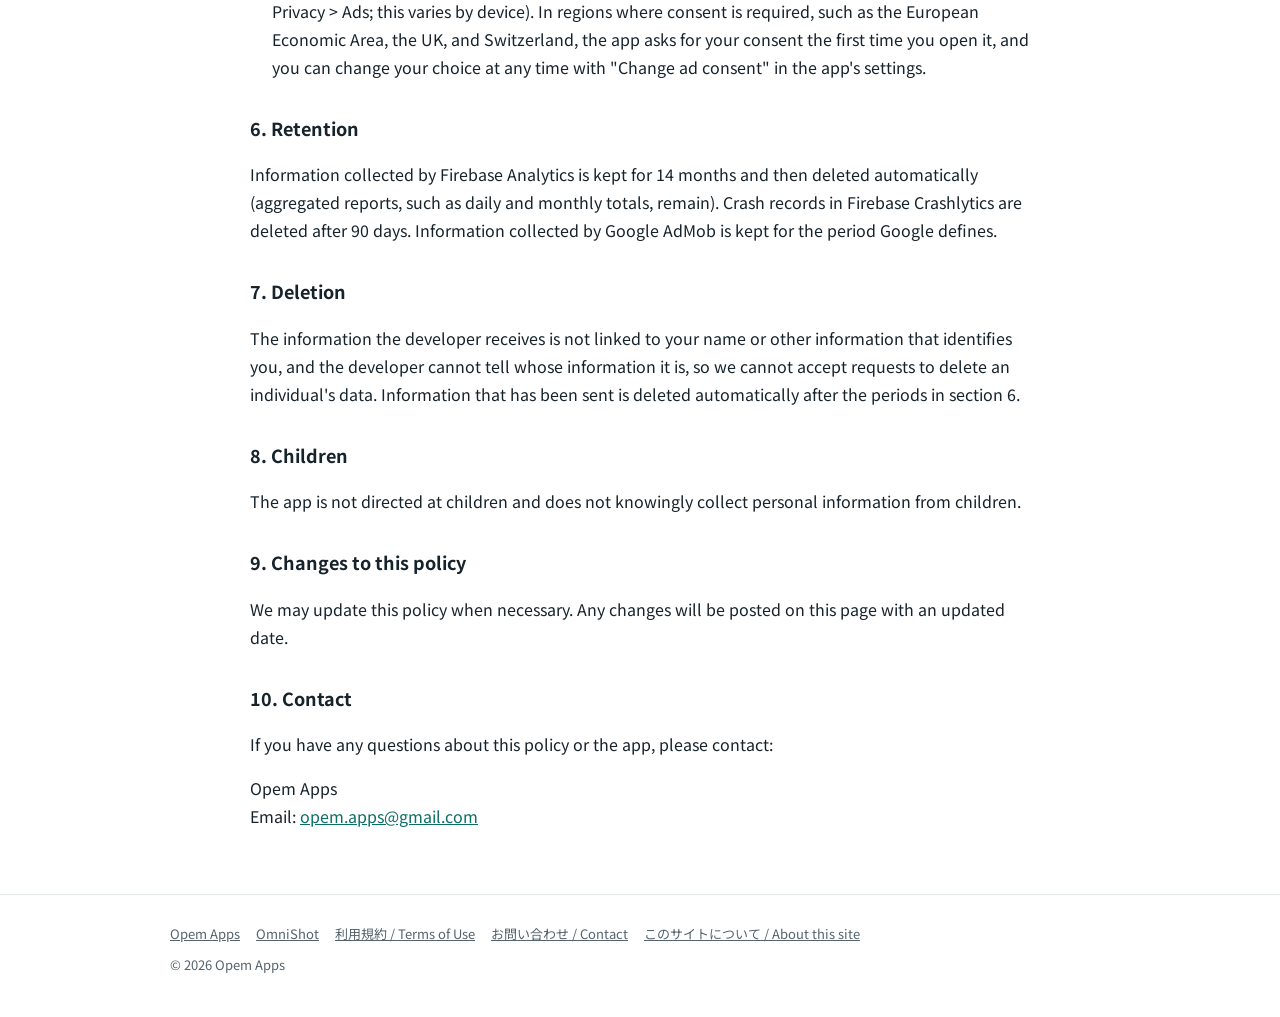
<file: apps/omnishot/privacy.html>
<!DOCTYPE html>
<html lang="ja">
<head>
<meta charset="utf-8">
<meta name="viewport" content="width=device-width, initial-scale=1">
<title>OmniShot プライバシーポリシー | Opem Apps</title>
<link rel="canonical" href="https://opem-apps.github.io/apps/omnishot/privacy.html">
<meta name="description" content="Android アプリ「OmniShot」のプライバシーポリシー（Privacy Policy）">
<link rel="preconnect" href="https://fonts.googleapis.com">
<link href="https://fonts.googleapis.com/css2?family=Noto+Sans+JP:wght@400;700&display=swap" rel="stylesheet">
<link rel="stylesheet" href="../../assets/style.css?v=20261023">
<!-- アクセス解析（Google アナリティクス）。送る情報は「このサイトについて」（site-policy.html）に書いてある -->
<script async src="https://www.googletagmanager.com/gtag/js?id=G-MEK1RSPNRH"></script>
<script>
window.dataLayer = window.dataLayer || [];
function gtag(){dataLayer.push(arguments);}
gtag('js', new Date());
gtag('config', 'G-MEK1RSPNRH', { allow_google_signals: false, allow_ad_personalization_signals: false });
</script>
</head>
<body>
<header class="site">
  <div class="wrap">
    <a class="brand" href="../../"><img class="mark" src="../../assets/opem-mark.svg" alt="">Opem Apps</a>
    <nav class="top"><a href="./">OmniShot</a><a href="#ja">日本語</a><a href="#en">English</a></nav>
  </div>
</header>

<main class="wrap policy">
<article id="ja" lang="ja">
  <h1>OmniShot プライバシーポリシー</h1>
  <p class="dates">制定日：2026年10月7日　改定日：2026年10月22日</p>
  <p>Opem Apps（以下「開発者」）は、Android アプリ「OmniShot」（以下「本アプリ」）における利用者の情報の取り扱いについて、以下のとおり定めます。</p>

  <h2>1. 取得する情報</h2>
  <p>本アプリは、利用者の氏名、メールアドレス、電話番号など、利用者を直接特定する情報を取得しません。</p>
  <p>本アプリは、広告の表示と、本アプリの改善のための情報分析に、Google の次のサービスを使います。これらのサービスは、本アプリの利用中に次の情報を取得し、Google に送ります（通信は暗号化されます）。</p>
  <div class="table">
  <table>
    <thead><tr><th>サービス</th><th>取得する情報</th><th>目的</th></tr></thead>
    <tbody>
      <tr><td>Google AdMob（広告）</td><td>広告 ID、アプリのセット ID、IP アドレス（おおまかな位置の推定に使われます）、広告の表示や操作の記録、アプリの起動時間などの性能の情報、端末の種類や OS の版</td><td>広告の表示と配信、広告の効果の測定、不正の防止</td></tr>
      <tr><td>Firebase Analytics（情報分析）</td><td>アプリのインスタンス ID、広告 ID、IP アドレスから推定するおおまかな地域、画面の表示と利用の記録、端末の種類や OS の版、本アプリが送る撮影の数値（下記）</td><td>本アプリの使われ方の把握と改善</td></tr>
      <tr><td>Firebase Crashlytics（クラッシュの報告）</td><td>本アプリが異常終了したときの記録（プログラムのどこで止まったか、そのときのアプリと端末の状態）、インストールごとの ID</td><td>不具合の発見と修正</td></tr>
    </tbody>
  </table>
  </div>
  <p>本アプリが Firebase Analytics に送る撮影の数値は、撮影の長さ（画像の高さと幅）、かかった時間、追従を見失った回数、抜けや読み込み中のまま確定した区間の数、撮影を終えた理由、保存の形式、スクロールの方法、処理の速さ、保存に失敗した段階、撮影を禁止しているアプリで撮影を始めたことです。撮影した画面の内容は含みません。</p>

  <h2>2. 画面キャプチャの内容について</h2>
  <p>本アプリは、長いスクリーンショット、画面の一部の範囲の画像、連写の画像や GIF アニメを作るために、利用者が許可したときだけ画面をキャプチャします。キャプチャした内容は端末の中だけで処理し、作った画像や PDF は、利用者が選んだ保存先（端末内のフォルダなど）に保存します。キャプチャした内容や作った画像を、開発者や第三者（上記の Google のサービスを含む）へ送ることはありません。</p>


  <h2>3. 本アプリが使う権限とその目的</h2>
  <ul>
    <li><strong>画面のキャプチャ</strong>：スクロールしながら画面を撮って 1 枚の画像につなぐ、画面の一部の範囲を撮る、連写するため。撮影を始めるたびに Android の確認画面が表示されます。</li>
    <li><strong>他のアプリの上に表示</strong>：撮影中に操作パネル（撮影開始・停止などのボタン）を表示するため。</li>
    <li><strong>通知</strong>：撮影中であることや、撮影結果をお知らせするため。</li>
    <li><strong>振動</strong>：撮影中に、スクロールが速すぎて位置を見失ったときや、画像の読み込みが追いつかないとき、撮影を続けられるようになったときに、振動でお知らせするため。</li>
    <li><strong>端末の起動完了の受け取り</strong>：利用者が設定で有効にした場合に、端末の起動時に待機の通知を表示するため。</li>
    <li><strong>フォルダへのアクセス</strong>：利用者が「ほかのフォルダを選ぶ」で選んだフォルダに、画像を保存するため。また、ギャラリーの「入れ直す前の画像も並べる」で利用者が選んだフォルダから、本アプリで保存した画像を読み込んでギャラリーに並べるため（本アプリを入れ直すと、前に保存した画像は Android の決まりで読めなくなるため）。利用者が選んだフォルダ以外にはアクセスせず、読み込んだ画像を外部へ送ることはありません。</li>
    <li><strong>インターネット・ネットワークの状態の確認</strong>：広告の表示と、情報分析・クラッシュの報告の送信のため。</li>
    <li><strong>広告 ID</strong>：広告の表示と効果の測定、情報分析のため。</li>
  </ul>

  <h2>4. 第三者への提供と外部への送信</h2>
  <p>本アプリは、上記 1. の情報を、広告の表示と情報分析のために Google LLC に送ります。Google による情報の取り扱いは、<a href="https://policies.google.com/privacy">Google のプライバシーポリシー</a>と「<a href="https://policies.google.com/technologies/partner-sites">Google のサービスを使用するサイトやアプリから収集した情報の Google による使用</a>」をご覧ください。開発者は、これ以外の第三者に利用者の情報を提供しません。</p>

  <h2>5. 利用者が選べること</h2>
  <ul>
    <li><strong>広告のパーソナライズ</strong>：Android の設定（「プライバシー」→「広告」など。端末により異なります）で、広告 ID を削除またはリセットできます。欧州経済領域・英国・スイスなど、同意が必要な地域では、本アプリの初回起動時に同意の確認を表示し、本アプリの設定の「広告の同意を変更する」から、いつでも選び直せます。</li>
  </ul>

  <h2>6. 情報の保存期間</h2>
  <p>Firebase Analytics が取得した情報は 14 か月保存したあと、自動で削除されます（日ごと・月ごとなどにまとめた集計は残ります）。Firebase Crashlytics のクラッシュの記録は 90 日で削除されます。Google AdMob が取得した情報は、Google の定める期間保存されます。</p>

  <h2>7. 情報の削除</h2>
  <p>開発者が受け取る情報は、氏名などの利用者を特定する情報と結びつかず、開発者には誰の情報かを見分けられないため、個別の削除のご依頼には応じられません。送られた情報は、上記 6. の期間が過ぎると自動で削除されます。</p>

  <h2>8. 子どもの利用</h2>
  <p>本アプリは子どもを対象としたものではなく、子どもの個人情報を意図して取得することはありません。</p>

  <h2>9. 本ポリシーの変更</h2>
  <p>本ポリシーの内容は、必要に応じて変更することがあります。変更した場合は、このページに掲載し、改定日を更新します。</p>

  <h2>10. お問い合わせ</h2>
  <p>本ポリシーや本アプリについてのお問い合わせは、以下までご連絡ください。</p>
  <p>Opem Apps<br>メール：<a href="mailto:opem.apps@gmail.com">opem.apps@gmail.com</a></p>
</article>

<article id="en" lang="en">
  <h1>OmniShot Privacy Policy</h1>
  <p class="dates">Effective date: October 7, 2026 (updated October 22, 2026)</p>
  <p>Opem Apps ("the developer") explains below how the Android app "OmniShot" ("the app") handles your information.</p>

  <h2>1. Information we collect</h2>
  <p>The app does not collect information that directly identifies you, such as your name, email address, or phone number.</p>
  <p>The app uses the following Google services to show ads and to analyze how the app is used so we can improve it. While you use the app, these services collect the information below and send it to Google (encrypted in transit).</p>
  <div class="table">
  <table>
    <thead><tr><th>Service</th><th>Information collected</th><th>Purpose</th></tr></thead>
    <tbody>
      <tr><td>Google AdMob (ads)</td><td>Advertising ID, app set ID, IP address (used to estimate general location), records of ad views and interactions, performance information such as app launch time, device model and OS version</td><td>Showing and delivering ads, measuring ad performance, preventing fraud</td></tr>
      <tr><td>Firebase Analytics (analytics)</td><td>App instance ID, advertising ID, general region estimated from the IP address, screen views and usage records, device model and OS version, capture statistics sent by the app (see below)</td><td>Understanding and improving how the app is used</td></tr>
      <tr><td>Firebase Crashlytics (crash reports)</td><td>Records of app crashes (where the program stopped, the state of the app and device at that time), a per-installation ID</td><td>Finding and fixing bugs</td></tr>
    </tbody>
  </table>
  </div>
  <p>The capture statistics the app sends to Firebase Analytics are: the size of the capture (image height and width), how long it took, how often tracking was lost, the number of gaps and of sections finalized while still loading, why the capture ended, the save format, the scrolling method, processing speed, the stage at which saving failed, and that a capture was started in an app that blocks screen capture. They do not include the contents of the captured screen.</p>

  <h2>2. Screen capture content</h2>
  <p>To create long screenshots, images of a selected part of the screen, and burst images or GIF animations, the app captures the screen only when you allow it. The captured content is processed only on your device, and the images or PDFs it creates are saved to the location you choose (such as a folder on your device). The app never sends captured content or the images it creates to the developer or to any third party (including the Google services above).</p>


  <h2>3. Permissions the app uses and why</h2>
  <ul>
    <li><strong>Screen capture</strong>: to capture the screen as you scroll and stitch it into a single image, to capture a selected part of the screen, and to take burst shots. Android asks for your confirmation each time you start capturing.</li>
    <li><strong>Display over other apps</strong>: to show the control panel (buttons such as Start and Stop) while capturing.</li>
    <li><strong>Notifications</strong>: to show that a capture is in progress and to tell you the result.</li>
    <li><strong>Vibration</strong>: to let you know by vibration, while capturing, when the app loses track because you scrolled too fast, when images can't load in time, and when capturing can continue.</li>
    <li><strong>Receive boot completed</strong>: to show the standby notification when the device starts, if you turned this on in the settings.</li>
    <li><strong>Folder access</strong>: to save images to a folder you picked with "Choose another folder", and to read the images the app saved from a folder you picked with "Show captures from before reinstalling" in the gallery, so they appear in the gallery again (after reinstalling, Android no longer lets the app read the images it saved before). The app does not access any folder other than the one you picked, and never sends the images it reads to anyone.</li>
    <li><strong>Internet and network state</strong>: to show ads and to send analytics and crash reports.</li>
    <li><strong>Advertising ID</strong>: to show ads, measure their performance, and for analytics.</li>
  </ul>

  <h2>4. Sharing with third parties and sending information outside the app</h2>
  <p>The app sends the information in section 1 to Google LLC to show ads and for analytics. For how Google handles information, see the <a href="https://policies.google.com/privacy">Google Privacy Policy</a> and "<a href="https://policies.google.com/technologies/partner-sites">How Google uses information from sites or apps that use our services</a>". The developer does not share your information with any other third party.</p>

  <h2>5. Your choices</h2>
  <ul>
    <li><strong>Ad personalization</strong>: you can delete or reset your advertising ID in Android's settings (for example, Privacy &gt; Ads; this varies by device). In regions where consent is required, such as the European Economic Area, the UK, and Switzerland, the app asks for your consent the first time you open it, and you can change your choice at any time with "Change ad consent" in the app's settings.</li>
  </ul>

  <h2>6. Retention</h2>
  <p>Information collected by Firebase Analytics is kept for 14 months and then deleted automatically (aggregated reports, such as daily and monthly totals, remain). Crash records in Firebase Crashlytics are deleted after 90 days. Information collected by Google AdMob is kept for the period Google defines.</p>

  <h2>7. Deletion</h2>
  <p>The information the developer receives is not linked to your name or other information that identifies you, and the developer cannot tell whose information it is, so we cannot accept requests to delete an individual's data. Information that has been sent is deleted automatically after the periods in section 6.</p>

  <h2>8. Children</h2>
  <p>The app is not directed at children and does not knowingly collect personal information from children.</p>

  <h2>9. Changes to this policy</h2>
  <p>We may update this policy when necessary. Any changes will be posted on this page with an updated date.</p>

  <h2>10. Contact</h2>
  <p>If you have any questions about this policy or the app, please contact:</p>
  <p>Opem Apps<br>Email: <a href="mailto:opem.apps@gmail.com">opem.apps@gmail.com</a></p>
</article>
</main>

<footer class="site">
  <div class="wrap">
    <div class="links"><a href="../../">Opem Apps</a><a href="./">OmniShot</a><a href="terms.html">利用規約 / Terms of Use</a><a href="mailto:opem.apps@gmail.com">お問い合わせ / Contact</a><a href="../../site-policy.html">このサイトについて / About this site</a></div>
    © 2026 Opem Apps
  </div>
</footer>
</body>
</html>
</file>
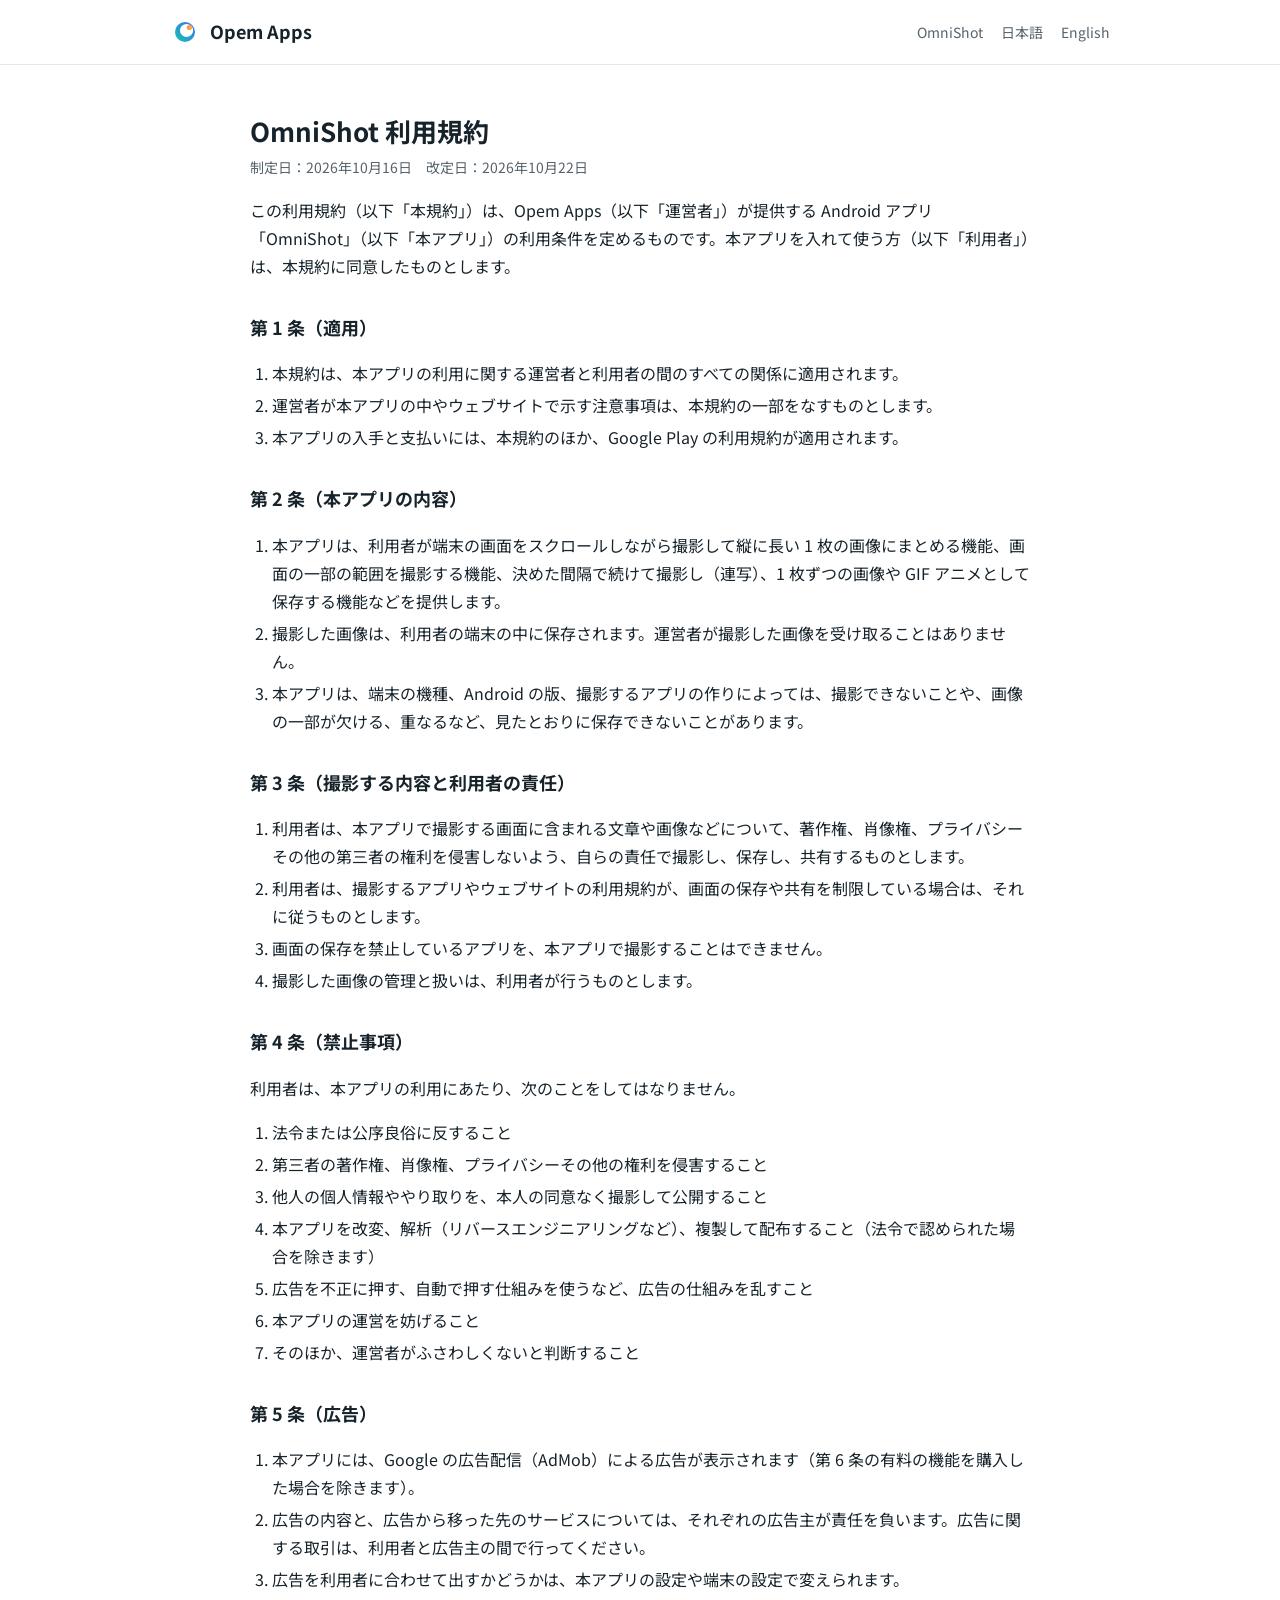
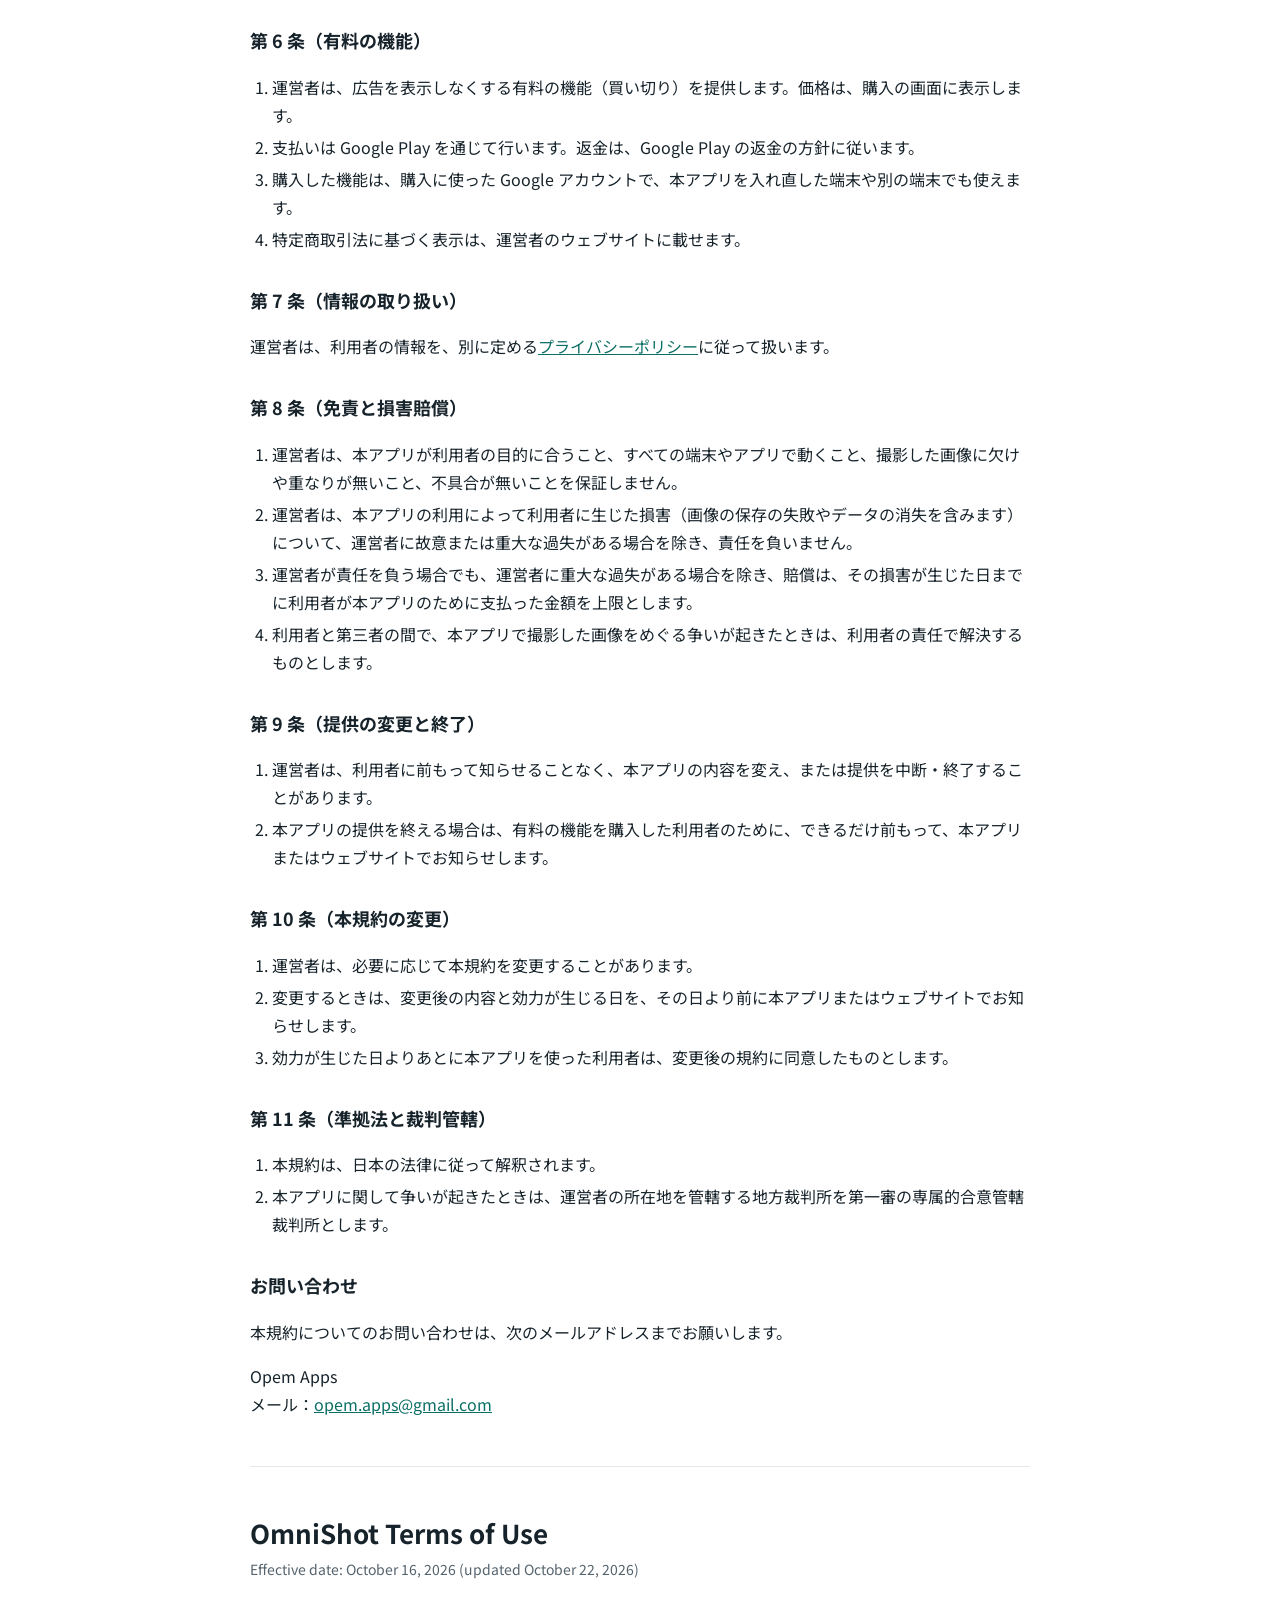
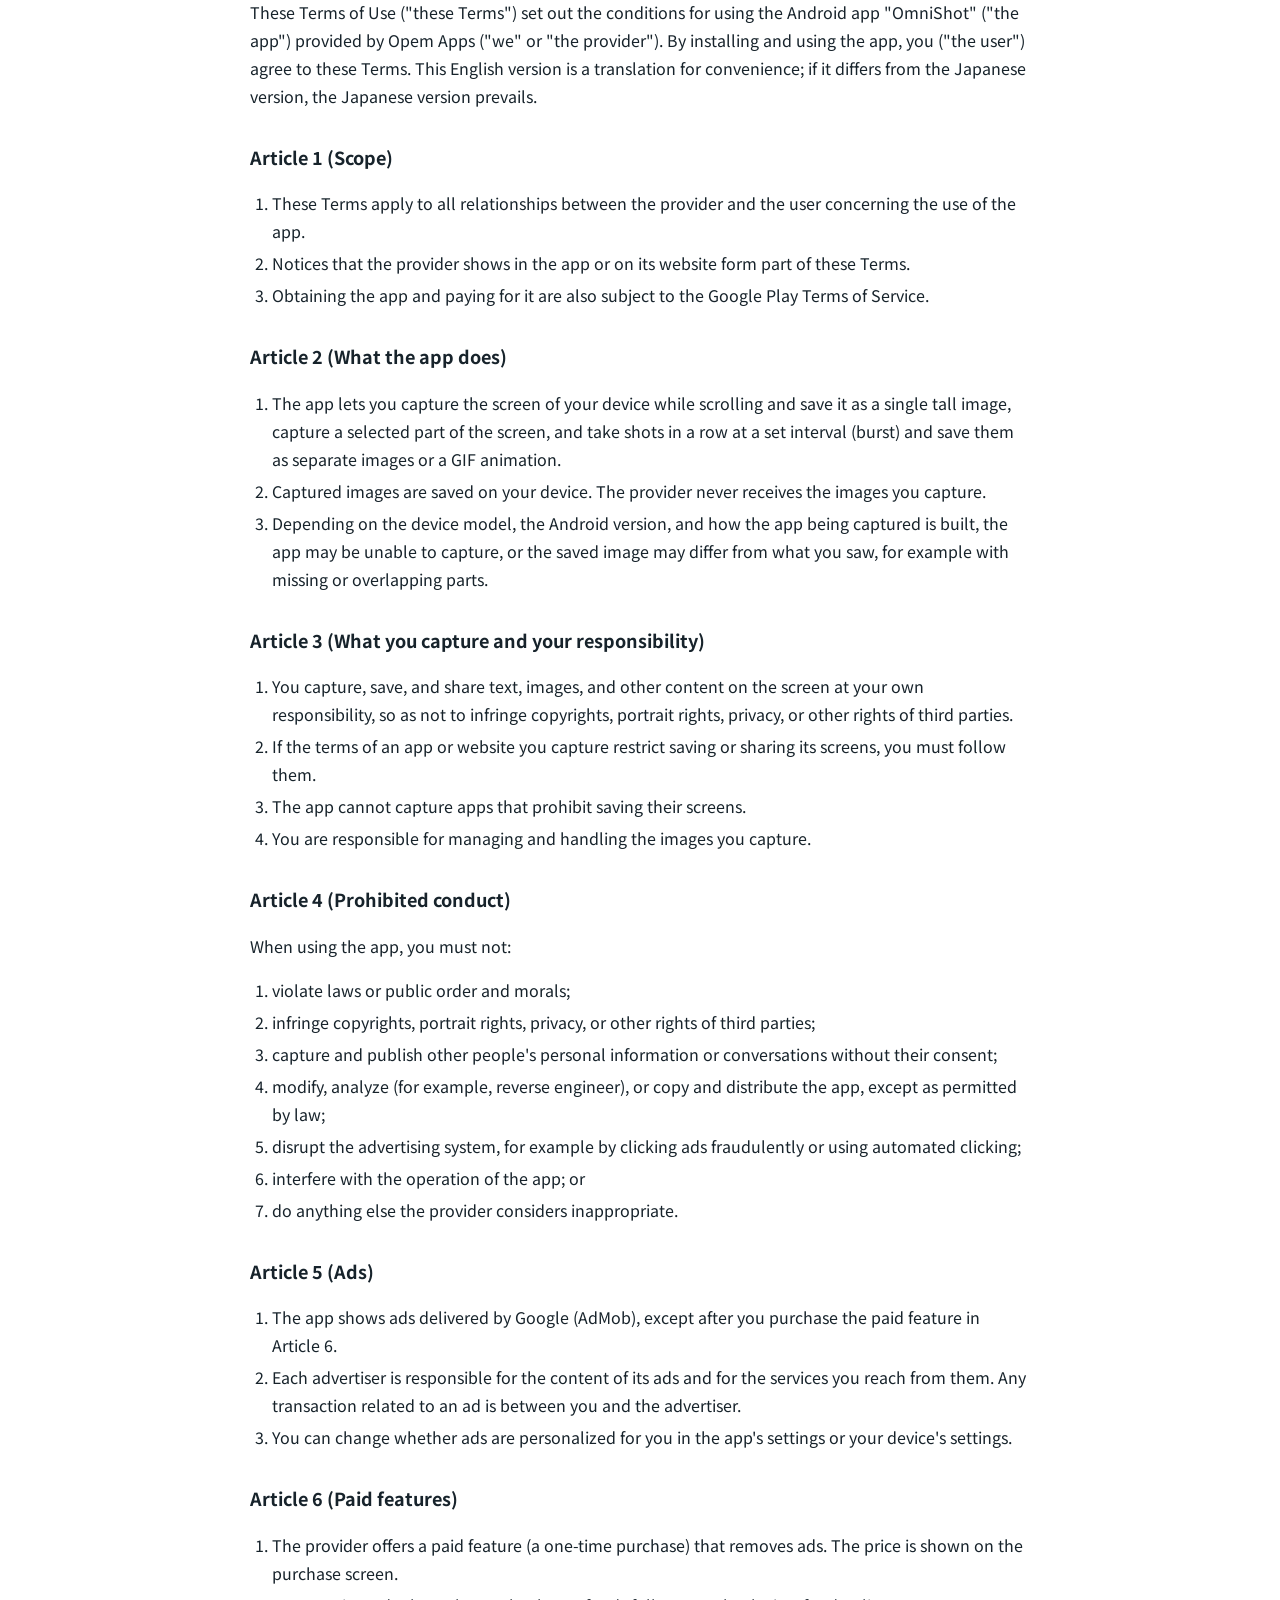
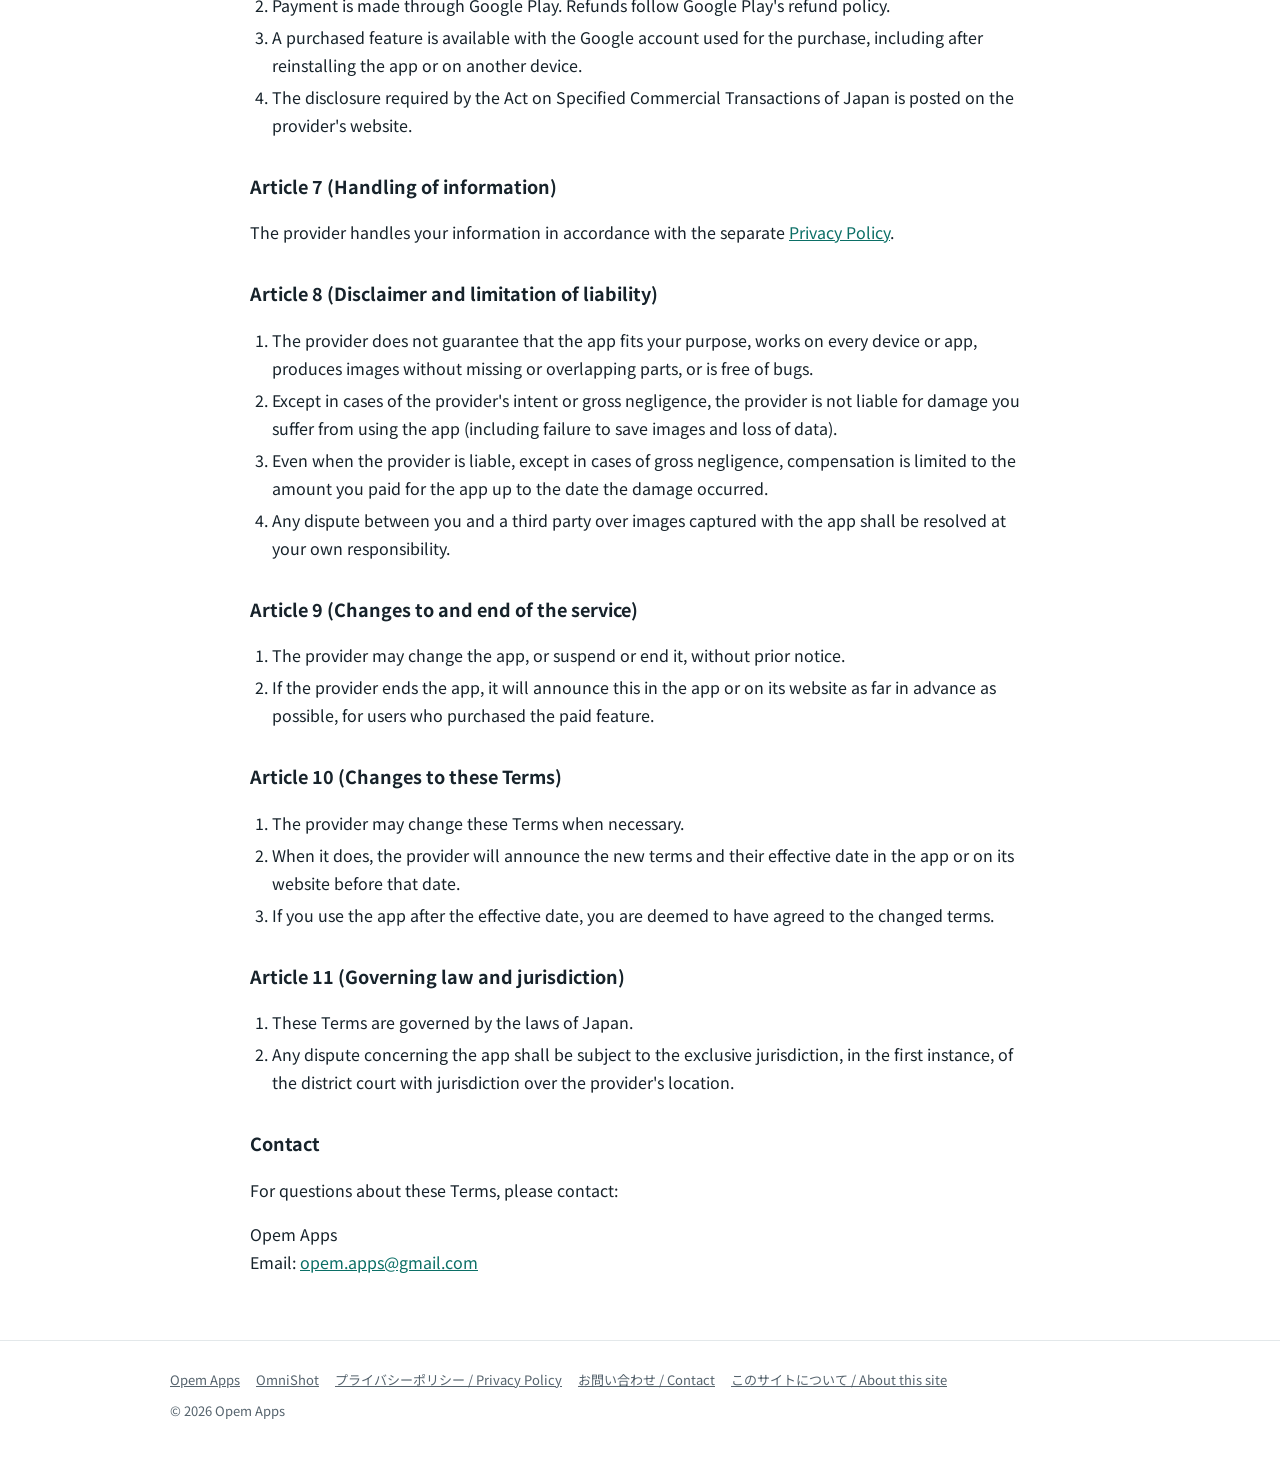
<file: apps/omnishot/terms.html>
<!DOCTYPE html>
<html lang="ja">
<head>
<meta charset="utf-8">
<meta name="viewport" content="width=device-width, initial-scale=1">
<title>OmniShot 利用規約 | Opem Apps</title>
<link rel="canonical" href="https://opem-apps.github.io/apps/omnishot/terms.html">
<meta name="description" content="Android アプリ「OmniShot」の利用規約（Terms of Use）">
<link rel="preconnect" href="https://fonts.googleapis.com">
<link href="https://fonts.googleapis.com/css2?family=Noto+Sans+JP:wght@400;700&display=swap" rel="stylesheet">
<link rel="stylesheet" href="../../assets/style.css?v=20261023">
<!-- アクセス解析（Google アナリティクス）。送る情報は「このサイトについて」（site-policy.html）に書いてある -->
<script async src="https://www.googletagmanager.com/gtag/js?id=G-MEK1RSPNRH"></script>
<script>
window.dataLayer = window.dataLayer || [];
function gtag(){dataLayer.push(arguments);}
gtag('js', new Date());
gtag('config', 'G-MEK1RSPNRH', { allow_google_signals: false, allow_ad_personalization_signals: false });
</script>
</head>
<body>
<header class="site">
  <div class="wrap">
    <a class="brand" href="../../"><img class="mark" src="../../assets/opem-mark.svg" alt="">Opem Apps</a>
    <nav class="top"><a href="./">OmniShot</a><a href="#ja">日本語</a><a href="#en">English</a></nav>
  </div>
</header>

<main class="wrap policy">
<article id="ja" lang="ja">
  <h1>OmniShot 利用規約</h1>
  <p class="dates">制定日：2026年10月16日　改定日：2026年10月22日</p>
  <p>この利用規約（以下「本規約」）は、Opem Apps（以下「運営者」）が提供する Android アプリ「OmniShot」（以下「本アプリ」）の利用条件を定めるものです。本アプリを入れて使う方（以下「利用者」）は、本規約に同意したものとします。</p>

  <h2>第 1 条（適用）</h2>
  <ol>
    <li>本規約は、本アプリの利用に関する運営者と利用者の間のすべての関係に適用されます。</li>
    <li>運営者が本アプリの中やウェブサイトで示す注意事項は、本規約の一部をなすものとします。</li>
    <li>本アプリの入手と支払いには、本規約のほか、Google Play の利用規約が適用されます。</li>
  </ol>

  <h2>第 2 条（本アプリの内容）</h2>
  <ol>
    <li>本アプリは、利用者が端末の画面をスクロールしながら撮影して縦に長い 1 枚の画像にまとめる機能、画面の一部の範囲を撮影する機能、決めた間隔で続けて撮影し（連写）、1 枚ずつの画像や GIF アニメとして保存する機能などを提供します。</li>
    <li>撮影した画像は、利用者の端末の中に保存されます。運営者が撮影した画像を受け取ることはありません。</li>
    <li>本アプリは、端末の機種、Android の版、撮影するアプリの作りによっては、撮影できないことや、画像の一部が欠ける、重なるなど、見たとおりに保存できないことがあります。</li>
  </ol>

  <h2>第 3 条（撮影する内容と利用者の責任）</h2>
  <ol>
    <li>利用者は、本アプリで撮影する画面に含まれる文章や画像などについて、著作権、肖像権、プライバシーその他の第三者の権利を侵害しないよう、自らの責任で撮影し、保存し、共有するものとします。</li>
    <li>利用者は、撮影するアプリやウェブサイトの利用規約が、画面の保存や共有を制限している場合は、それに従うものとします。</li>
    <li>画面の保存を禁止しているアプリを、本アプリで撮影することはできません。</li>
    <li>撮影した画像の管理と扱いは、利用者が行うものとします。</li>
  </ol>

  <h2>第 4 条（禁止事項）</h2>
  <p>利用者は、本アプリの利用にあたり、次のことをしてはなりません。</p>
  <ol>
    <li>法令または公序良俗に反すること</li>
    <li>第三者の著作権、肖像権、プライバシーその他の権利を侵害すること</li>
    <li>他人の個人情報ややり取りを、本人の同意なく撮影して公開すること</li>
    <li>本アプリを改変、解析（リバースエンジニアリングなど）、複製して配布すること（法令で認められた場合を除きます）</li>
    <li>広告を不正に押す、自動で押す仕組みを使うなど、広告の仕組みを乱すこと</li>
    <li>本アプリの運営を妨げること</li>
    <li>そのほか、運営者がふさわしくないと判断すること</li>
  </ol>

  <h2>第 5 条（広告）</h2>
  <ol>
    <li>本アプリには、Google の広告配信（AdMob）による広告が表示されます（第 6 条の有料の機能を購入した場合を除きます）。</li>
    <li>広告の内容と、広告から移った先のサービスについては、それぞれの広告主が責任を負います。広告に関する取引は、利用者と広告主の間で行ってください。</li>
    <li>広告を利用者に合わせて出すかどうかは、本アプリの設定や端末の設定で変えられます。</li>
  </ol>

  <h2>第 6 条（有料の機能）</h2>
  <ol>
    <li>運営者は、広告を表示しなくする有料の機能（買い切り）を提供します。価格は、購入の画面に表示します。</li>
    <li>支払いは Google Play を通じて行います。返金は、Google Play の返金の方針に従います。</li>
    <li>購入した機能は、購入に使った Google アカウントで、本アプリを入れ直した端末や別の端末でも使えます。</li>
    <li>特定商取引法に基づく表示は、運営者のウェブサイトに載せます。</li>
  </ol>

  <h2>第 7 条（情報の取り扱い）</h2>
  <p>運営者は、利用者の情報を、別に定める<a href="privacy.html">プライバシーポリシー</a>に従って扱います。</p>

  <h2>第 8 条（免責と損害賠償）</h2>
  <ol>
    <li>運営者は、本アプリが利用者の目的に合うこと、すべての端末やアプリで動くこと、撮影した画像に欠けや重なりが無いこと、不具合が無いことを保証しません。</li>
    <li>運営者は、本アプリの利用によって利用者に生じた損害（画像の保存の失敗やデータの消失を含みます）について、運営者に故意または重大な過失がある場合を除き、責任を負いません。</li>
    <li>運営者が責任を負う場合でも、運営者に重大な過失がある場合を除き、賠償は、その損害が生じた日までに利用者が本アプリのために支払った金額を上限とします。</li>
    <li>利用者と第三者の間で、本アプリで撮影した画像をめぐる争いが起きたときは、利用者の責任で解決するものとします。</li>
  </ol>

  <h2>第 9 条（提供の変更と終了）</h2>
  <ol>
    <li>運営者は、利用者に前もって知らせることなく、本アプリの内容を変え、または提供を中断・終了することがあります。</li>
    <li>本アプリの提供を終える場合は、有料の機能を購入した利用者のために、できるだけ前もって、本アプリまたはウェブサイトでお知らせします。</li>
  </ol>

  <h2>第 10 条（本規約の変更）</h2>
  <ol>
    <li>運営者は、必要に応じて本規約を変更することがあります。</li>
    <li>変更するときは、変更後の内容と効力が生じる日を、その日より前に本アプリまたはウェブサイトでお知らせします。</li>
    <li>効力が生じた日よりあとに本アプリを使った利用者は、変更後の規約に同意したものとします。</li>
  </ol>

  <h2>第 11 条（準拠法と裁判管轄）</h2>
  <ol>
    <li>本規約は、日本の法律に従って解釈されます。</li>
    <li>本アプリに関して争いが起きたときは、運営者の所在地を管轄する地方裁判所を第一審の専属的合意管轄裁判所とします。</li>
  </ol>

  <h2>お問い合わせ</h2>
  <p>本規約についてのお問い合わせは、次のメールアドレスまでお願いします。</p>
  <p>Opem Apps<br>メール：<a href="mailto:opem.apps@gmail.com">opem.apps@gmail.com</a></p>
</article>

<article id="en" lang="en">
  <h1>OmniShot Terms of Use</h1>
  <p class="dates">Effective date: October 16, 2026 (updated October 22, 2026)</p>
  <p>These Terms of Use ("these Terms") set out the conditions for using the Android app "OmniShot" ("the app") provided by Opem Apps ("we" or "the provider"). By installing and using the app, you ("the user") agree to these Terms. This English version is a translation for convenience; if it differs from the Japanese version, the Japanese version prevails.</p>

  <h2>Article 1 (Scope)</h2>
  <ol>
    <li>These Terms apply to all relationships between the provider and the user concerning the use of the app.</li>
    <li>Notices that the provider shows in the app or on its website form part of these Terms.</li>
    <li>Obtaining the app and paying for it are also subject to the Google Play Terms of Service.</li>
  </ol>

  <h2>Article 2 (What the app does)</h2>
  <ol>
    <li>The app lets you capture the screen of your device while scrolling and save it as a single tall image, capture a selected part of the screen, and take shots in a row at a set interval (burst) and save them as separate images or a GIF animation.</li>
    <li>Captured images are saved on your device. The provider never receives the images you capture.</li>
    <li>Depending on the device model, the Android version, and how the app being captured is built, the app may be unable to capture, or the saved image may differ from what you saw, for example with missing or overlapping parts.</li>
  </ol>

  <h2>Article 3 (What you capture and your responsibility)</h2>
  <ol>
    <li>You capture, save, and share text, images, and other content on the screen at your own responsibility, so as not to infringe copyrights, portrait rights, privacy, or other rights of third parties.</li>
    <li>If the terms of an app or website you capture restrict saving or sharing its screens, you must follow them.</li>
    <li>The app cannot capture apps that prohibit saving their screens.</li>
    <li>You are responsible for managing and handling the images you capture.</li>
  </ol>

  <h2>Article 4 (Prohibited conduct)</h2>
  <p>When using the app, you must not:</p>
  <ol>
    <li>violate laws or public order and morals;</li>
    <li>infringe copyrights, portrait rights, privacy, or other rights of third parties;</li>
    <li>capture and publish other people's personal information or conversations without their consent;</li>
    <li>modify, analyze (for example, reverse engineer), or copy and distribute the app, except as permitted by law;</li>
    <li>disrupt the advertising system, for example by clicking ads fraudulently or using automated clicking;</li>
    <li>interfere with the operation of the app; or</li>
    <li>do anything else the provider considers inappropriate.</li>
  </ol>

  <h2>Article 5 (Ads)</h2>
  <ol>
    <li>The app shows ads delivered by Google (AdMob), except after you purchase the paid feature in Article 6.</li>
    <li>Each advertiser is responsible for the content of its ads and for the services you reach from them. Any transaction related to an ad is between you and the advertiser.</li>
    <li>You can change whether ads are personalized for you in the app's settings or your device's settings.</li>
  </ol>

  <h2>Article 6 (Paid features)</h2>
  <ol>
    <li>The provider offers a paid feature (a one-time purchase) that removes ads. The price is shown on the purchase screen.</li>
    <li>Payment is made through Google Play. Refunds follow Google Play's refund policy.</li>
    <li>A purchased feature is available with the Google account used for the purchase, including after reinstalling the app or on another device.</li>
    <li>The disclosure required by the Act on Specified Commercial Transactions of Japan is posted on the provider's website.</li>
  </ol>

  <h2>Article 7 (Handling of information)</h2>
  <p>The provider handles your information in accordance with the separate <a href="privacy.html">Privacy Policy</a>.</p>

  <h2>Article 8 (Disclaimer and limitation of liability)</h2>
  <ol>
    <li>The provider does not guarantee that the app fits your purpose, works on every device or app, produces images without missing or overlapping parts, or is free of bugs.</li>
    <li>Except in cases of the provider's intent or gross negligence, the provider is not liable for damage you suffer from using the app (including failure to save images and loss of data).</li>
    <li>Even when the provider is liable, except in cases of gross negligence, compensation is limited to the amount you paid for the app up to the date the damage occurred.</li>
    <li>Any dispute between you and a third party over images captured with the app shall be resolved at your own responsibility.</li>
  </ol>

  <h2>Article 9 (Changes to and end of the service)</h2>
  <ol>
    <li>The provider may change the app, or suspend or end it, without prior notice.</li>
    <li>If the provider ends the app, it will announce this in the app or on its website as far in advance as possible, for users who purchased the paid feature.</li>
  </ol>

  <h2>Article 10 (Changes to these Terms)</h2>
  <ol>
    <li>The provider may change these Terms when necessary.</li>
    <li>When it does, the provider will announce the new terms and their effective date in the app or on its website before that date.</li>
    <li>If you use the app after the effective date, you are deemed to have agreed to the changed terms.</li>
  </ol>

  <h2>Article 11 (Governing law and jurisdiction)</h2>
  <ol>
    <li>These Terms are governed by the laws of Japan.</li>
    <li>Any dispute concerning the app shall be subject to the exclusive jurisdiction, in the first instance, of the district court with jurisdiction over the provider's location.</li>
  </ol>

  <h2>Contact</h2>
  <p>For questions about these Terms, please contact:</p>
  <p>Opem Apps<br>Email: <a href="mailto:opem.apps@gmail.com">opem.apps@gmail.com</a></p>
</article>
</main>

<footer class="site">
  <div class="wrap">
    <div class="links"><a href="../../">Opem Apps</a><a href="./">OmniShot</a><a href="privacy.html">プライバシーポリシー / Privacy Policy</a><a href="mailto:opem.apps@gmail.com">お問い合わせ / Contact</a><a href="../../site-policy.html">このサイトについて / About this site</a></div>
    © 2026 Opem Apps
  </div>
</footer>
</body>
</html>
</file>
<file: assets/style.css>
:root {
  --accent: #12a89a;
  --accent-ink: #0b6f66;
  --ink: #17232b;
  --sub: #55636d;
  --line: #e3e8ea;
  --bg: #ffffff;
  --soft: #f3f7f6;
  --card: #ffffff;
}
@media (prefers-color-scheme: dark) {
  :root {
    --accent: #3cc9ba;
    --accent-ink: #8de6dc;
    --ink: #e8eef0;
    --sub: #a5b2b8;
    --line: #2b363c;
    --bg: #12191d;
    --soft: #182227;
    --card: #1a252b;
  }
}
* { box-sizing: border-box; }
html { -webkit-text-size-adjust: 100%; }
body {
  margin: 0;
  background: var(--bg);
  color: var(--ink);
  font-family: "Noto Sans JP", system-ui, -apple-system, "Hiragino Sans", sans-serif;
  line-height: 1.75;
}
a { color: var(--accent-ink); }
.wrap { max-width: 980px; margin: 0 auto; padding: 0 20px; }

header.site { border-bottom: 1px solid var(--line); }
header.site .wrap { display: flex; align-items: center; justify-content: space-between; height: 64px; }
.brand { display: flex; align-items: center; gap: 10px; font-weight: 700; font-size: 18px; color: var(--ink); text-decoration: none; }
.brand .mark { width: 30px; height: 30px; display: block; }
nav.top { display: flex; gap: 18px; font-size: 14px; }
nav.top a { color: var(--sub); text-decoration: none; }
nav.top a:hover { color: var(--ink); }

.hero { padding: 64px 0 48px; background: var(--soft); border-bottom: 1px solid var(--line); }
.hero h1 { font-size: 34px; line-height: 1.35; margin: 0 0 14px; letter-spacing: .01em; }
.hero p { margin: 0; color: var(--sub); max-width: 640px; }
.eyebrow { font-size: 13px; color: var(--accent-ink); font-weight: 700; letter-spacing: .08em; margin-bottom: 10px; }

section { padding: 48px 0; }
section h2 { font-size: 22px; margin: 0 0 20px; }

.apps { display: grid; grid-template-columns: repeat(auto-fill, minmax(min(100%, 420px), 1fr)); gap: 18px; }
.app-card { background: var(--card); border: 1px solid var(--line); border-radius: 18px; padding: 22px; display: flex; gap: 16px; align-items: flex-start; }
.app-card img, .app-card .icon { width: 64px; height: 64px; border-radius: 16px; flex: none; }
.app-card h3 { margin: 0 0 4px; font-size: 18px; }
.app-card p { margin: 0 0 12px; color: var(--sub); font-size: 14px; }
.tags { display: flex; gap: 6px; flex-wrap: wrap; margin-bottom: 12px; }
.tag { font-size: 12px; padding: 2px 8px; border-radius: 99px; background: var(--soft); color: var(--sub); border: 1px solid var(--line); }
.btns { display: flex; gap: 8px; flex-wrap: wrap; }
.btn { display: inline-block; padding: 8px 16px; border-radius: 10px; font-size: 14px; font-weight: 700; text-decoration: none; border: 1px solid var(--line); color: var(--ink); background: var(--card); }
.btn.primary { background: var(--accent); border-color: var(--accent); color: #fff; }
.btn.disabled { opacity: .55; pointer-events: none; }

.log { list-style: none; margin: 0; padding: 0; border-left: 2px solid var(--line); }
.log > li { position: relative; padding: 0 0 22px 22px; }
.log > li::before { content: ""; position: absolute; left: -7px; top: 8px; width: 12px; height: 12px; border-radius: 50%; background: var(--accent); }
.log .ver { font-weight: 700; }
.log .date { color: var(--sub); font-size: 13px; margin-left: 8px; }
.log ul { margin: 6px 0 0; padding-left: 18px; color: var(--sub); font-size: 14px; list-style: disc; }
.log ul li { padding: 0; }

.features { display: grid; grid-template-columns: repeat(auto-fit, minmax(210px, 1fr)); gap: 14px; }
.feature { background: var(--soft); border-radius: 14px; padding: 18px; }
.feature h3 { margin: 0 0 6px; font-size: 16px; }
.feature p { margin: 0; color: var(--sub); font-size: 14px; }
.shots { width: 100%; border-radius: 14px; border: 1px solid var(--line); display: block; }

.app-hero { display: flex; gap: 22px; align-items: center; flex-wrap: wrap; }
.app-hero .icon { width: 96px; height: 96px; border-radius: 24px; }
.app-hero h1 { margin: 0 0 6px; font-size: 30px; }

footer.site { border-top: 1px solid var(--line); padding: 28px 0 40px; color: var(--sub); font-size: 13px; }
footer.site .links { display: flex; gap: 16px; flex-wrap: wrap; margin-bottom: 8px; }
footer.site a { color: var(--sub); }

@media (max-width: 600px) {
  .hero { padding: 40px 0 32px; }
  .hero h1 { font-size: 26px; }
  nav.top { gap: 12px; font-size: 13px; }
  section { padding: 36px 0; }
}

/* プライバシーポリシーなどの文書のページ */
.policy { max-width: 820px; padding-top: 24px; padding-bottom: 48px; }
.policy article + article { border-top: 1px solid var(--line); margin-top: 48px; padding-top: 24px; }
.policy h1 { font-size: 26px; line-height: 1.4; margin: 24px 0 6px; }
.policy h2 { font-size: 18px; margin: 32px 0 8px; }
.policy .dates { color: var(--sub); font-size: 14px; margin-top: 0; }
.policy ul, .policy ol { padding-left: 22px; }
.policy li { margin: 4px 0; }
.policy .table { overflow-x: auto; }
.policy table { border-collapse: collapse; width: 100%; font-size: 14px; min-width: 560px; }
.policy th, .policy td { border: 1px solid var(--line); padding: 8px 10px; text-align: left; vertical-align: top; }
.policy th { background: var(--soft); }
/* 見出しが左の列にある表（このサイトについて）。狭い画面でも横にはみ出さない */
.policy table.kv { min-width: 0; }
.policy table.kv th { white-space: nowrap; width: 1%; }

/* アプリの画面の画像。横一列に並べ、左右のボタン・スワイプ・横スクロールで送る（押すと、ウィンドウに収めて大きく表示。前後の画像へ移れる） */
.note { color: var(--sub); font-size: 14px; margin: -8px 0 16px; }
.row { position: relative; }
.gallery { display: flex; gap: 18px; overflow-x: auto; scroll-snap-type: x mandatory; overscroll-behavior-x: contain;
  padding: 4px 2px 14px; scrollbar-width: thin; scrollbar-color: var(--line) transparent; }
.gallery:focus-visible { outline: 3px solid var(--accent); outline-offset: 4px; border-radius: 14px; }
.gallery figure { margin: 0; flex: 0 0 calc((100% - 54px) / 4); scroll-snap-align: start; }
.row .btn-round { position: absolute; top: calc(50% - 30px); z-index: 1; display: flex; align-items: center; justify-content: center;
  width: 46px; height: 46px; padding: 0; border: 1px solid var(--line); border-radius: 50%; background: var(--card);
  color: var(--ink); cursor: pointer; box-shadow: 0 4px 14px rgba(0, 0, 0, .16); transform: translateY(-50%);
  transition: opacity .15s, border-color .15s; }
.row .btn-round svg { width: 22px; height: 22px; }
.row .btn-round:hover { border-color: var(--accent); }
.row .btn-round:focus-visible { outline: 3px solid var(--accent); outline-offset: 2px; }
.row .prev { left: -23px; }
.row .next { right: -23px; }
.gallery figcaption { margin-top: 8px; font-size: 14px; line-height: 1.5; color: var(--sub); text-align: center; }
.shot { display: block; width: 100%; padding: 0; border: 1px solid var(--line); border-radius: 14px;
  overflow: hidden; background: var(--soft); cursor: zoom-in; transition: border-color .15s, transform .15s; }
.shot img { display: block; width: 100%; height: auto; }
.shot:hover { border-color: var(--accent); transform: translateY(-2px); }
.shot:focus-visible { outline: 3px solid var(--accent); outline-offset: 2px; }
.credit { color: var(--sub); font-size: 13px; margin: 18px 0 0; }
.lightbox { position: fixed; inset: 0; z-index: 100; display: flex; align-items: center; justify-content: center;
  padding: 20px 80px; background: rgba(8, 12, 15, .92); cursor: zoom-out; }
.lightbox[hidden] { display: none; }
.lightbox .stage { margin: 0; display: flex; flex-direction: column; align-items: center; gap: 10px; }
/* 画像は縦横ともウィンドウに収める（下の 1 行は説明の文） */
.lightbox img { display: block; width: auto; height: auto; max-width: calc(100vw - 160px);
  max-height: calc(100vh - 80px); max-height: calc(100dvh - 80px); border-radius: 12px; cursor: default;
  box-shadow: 0 10px 40px rgba(0, 0, 0, .45); }
.lightbox figcaption { color: #e8eef0; font-size: 14px; line-height: 1.5; text-align: center; cursor: default; }
.lightbox .count { margin-right: 10px; color: #a5b2b8; font-variant-numeric: tabular-nums; }
.lightbox .btn-round { position: fixed; z-index: 1; display: flex; align-items: center; justify-content: center;
  width: 52px; height: 52px; padding: 0; border: 0; border-radius: 50%; background: rgba(255, 255, 255, .92);
  color: #17232b; cursor: pointer; }
.lightbox .btn-round:hover { background: #fff; }
.lightbox .btn-round:focus-visible { outline: 3px solid var(--accent); outline-offset: 2px; }
.lightbox .btn-round svg { width: 26px; height: 26px; }
.lightbox .close { top: 14px; right: 16px; width: 44px; height: 44px; }
.lightbox .close svg { width: 22px; height: 22px; }
.lightbox .prev { left: 16px; top: 50%; transform: translateY(-50%); }
.lightbox .next { right: 16px; top: 50%; transform: translateY(-50%); }
.noscroll, .noscroll body { overflow: hidden; }
@media (max-width: 760px) {
  /* 2 枚と少しを見せて、横に続くことが分かるように。ボタンは画像の上の両端に */
  .gallery { gap: 14px; }
  .gallery figure { flex-basis: calc((100% - 28px) / 2.3); }
  .gallery figcaption { font-size: 13px; }
  .row .btn-round { width: 40px; height: 40px; }
  .row .prev { left: 4px; }
  .row .next { right: 4px; }
}
@media (max-width: 600px) {
  /* スマホ: 前後のボタンは下の両端に置き、画像に重ねない */
  .lightbox { padding: 60px 12px 76px; }
  .lightbox img { max-width: calc(100vw - 24px); max-height: calc(100vh - 172px); max-height: calc(100dvh - 172px); }
  .lightbox .prev, .lightbox .next { top: auto; bottom: 14px; transform: none; width: 48px; height: 48px; }
  .lightbox .prev { left: 14px; }
  .lightbox .next { right: 14px; }
}
</file>
